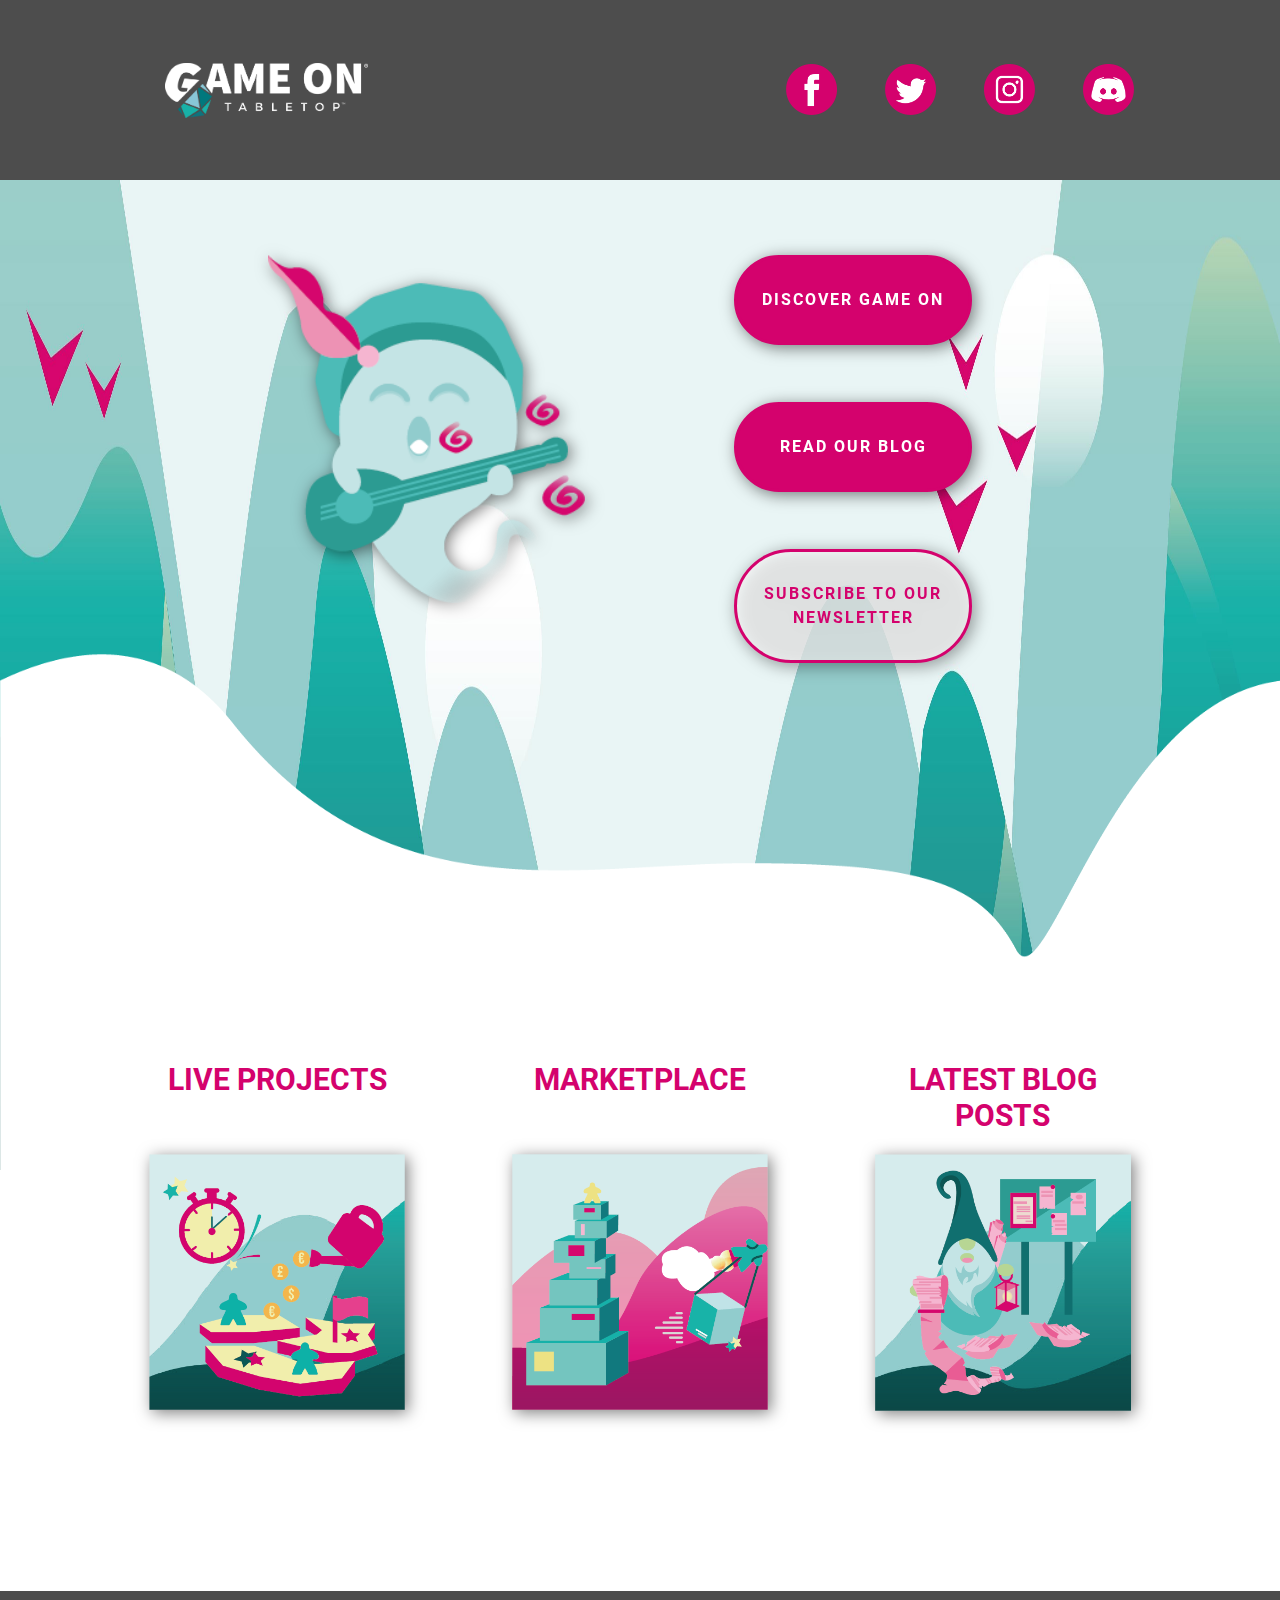
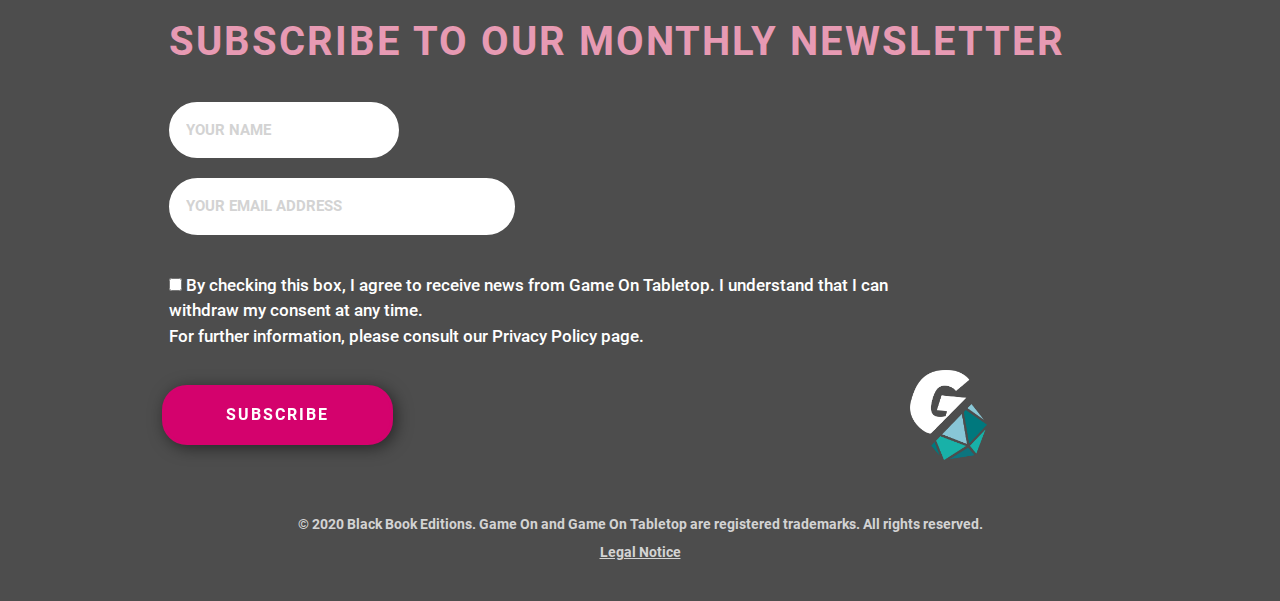
<file: Game On - Discover/www/index.html>
<!DOCTYPE html>
<html lang="fr">
<head>
	<meta charset="UTF-8">
	<title>Game On - Discover</title>
	<meta name="viewport" content="width=device-width, initial-scale=1, user-scalable=yes">
	<link rel="stylesheet" href="./lib/bootstrap-4.3.1/css/bootstrap.css">
	<link href="./css/style.css" rel="stylesheet">
</head>
<body>

	<header>
		<div class="container-fluid">
			<div class="row">
			<div class="col-md-1"></div>

			<div class="col-12 col-md-3">
				<!-- <img id="logo-header" class="center" width="80%" src="./ressources/logo long blanc.png"> -->
				<div id="logo-header"></div>
			</div>	
			

			<div id="header-rs" class="container-flex col-12 col-md-4 offset-md-3">
				<a href="https://www.facebook.com/GameOnTT/"><div id="facebook"></div></a>
				<a href="https://twitter.com/gameontabletop"><div id="twitter"></div></a>
				<a href="https://www.instagram.com/gameontabletop/"><div id="instagram"></div></a>
				<a href="https://discord.gg/YH9HrQp"><div id="discord"></div></a>
			</div>
			<div class="col-md-1"></div>
			</div>
	</header>


	<section id="section1">
		<br>
		<div class="container-fluid">
			<div class="row">
				<div class="col-md-2"></div>
				<div class="col-12 col-md-4">
					<img id="bard" class="center" width="50%" src="./ressources/Enchanted Bard.png">
				</div>
			<br>
			<div id="section1-buttons" class="col-12 col-md-4">
				<button onclick="window.location.href = 'https://www.gameontabletop.com/';" class="redbutton center">Discover Game On</button>
			<br>
				<button onclick="window.location.href = 'https://tabletopcrowdfunding.wordpress.com/';" class="redbutton center">Read our blog</button>
			<br>
				<a id="button-newsletter" href="#footer"><button id="newsletter" class="whitebutton center">Subscribe to our Newsletter</button></a>
			</div>
			<div class="col-md-2"></div>
		</div>
	</section>


	<section id="section2">
		<div class="container-fluid">
			<div id="s2-row" class="row">
				<div class="col-12 col-md-4">
					<div id="img1">
					<h1 id="first-txt" class="text-center">live projects</h1>
					<br>
					<a href="https://www.gameontabletop.com/crowdfunding.php">
					<img class="center" width="50%" src="./ressources/projects.png">
					</a>
				</div>
				</div>

				<div class="col-12 col-md-4">
					<h1 class="text-center">marketplace</h1>
					<br>
					<img class="center" width="50%" src="./ressources/marketplace.png">
				</div>

				<div class="col-12 col-md-4">
					<div id="img3">
					<h1 class="text-center">latest blog posts</h1>
					<br>
					<a href="https://tabletopcrowdfunding.wordpress.com/home/blog-2/"><img class="center" width="50%" src="./ressources/blog.png"></a>
					</div>
				</div>
			</div>
		</div>

	</section>



	<footer id="footer">
		<div class="container-fluid">
		 <h1><p id="h1p1" >Subscribe to</p> our monthly newsletter</h1>
		


		<div id="mc_embed_signup">
			<form action="https://gameontabletop.us8.list-manage.com/subscribe/post?u=47149714fb3242bbcdd5cf4db&id=930d527573" method="post" id="mc-embedded-subscribe-form" name="mc-embedded-subscribe-form" class="validate" target="_blank" novalidate>
			<div id="mc_embed_signup_scroll">

	
			
			<div class="mc-field-group">
			<input id="input1"type="text" placeholder="YOUR NAME" value="" name="FNAME" class="" id="mce-FNAME">
			</div>

			<div class="mc-field-group">
			<input id="input2" type="email" placeholder="YOUR EMAIL ADDRESS" value="" name="EMAIL" class="required email" id="mce-EMAIL">
			</div>

			<div id="mce-responses" class="clear">
			<div class="response" id="mce-error-response" style="display:none"></div>
			<div class="response" id="mce-success-response" style="display:none"></div>
			</div> <!-- real people should not fill this in and expect good things - do not remove this or risk form bot signups-->
			<div style="position: absolute; left: -5000px;" aria-hidden="true"><input type="text" name="b_47149714fb3242bbcdd5cf4db_930d527573" tabindex="-1" value=""></div>
			<label>
		      <input type="checkbox" name="subscribe"> By checking this box, I agree to receive news from Game On Tabletop. I understand that I can withdraw my consent at any time.<br> For further information, please consult our Privacy Policy page.
		    </label>
			<div class="clear">
				<button id="redbuttonform" type="submit" name="subscirbe" >subscribe</button>
				<img id="logo-fin" width="20%" src="./ressources/g blanc.png">

			</div>
			
			</form>
		</div>

<!--End mc_embed_signup-->
		 <!-- <form action="action.php" method="post">
		 	
		 
		    <input id="input1" type="text" placeholder="YOUR NAME" name="name" required>
		    <input id="input2" type="email" placeholder="YOUR EMAIL ADDRESS" name="mail" required>
		    
		    <label>
		      <input type="checkbox" name="subscribe"> By checking this box, I agree to receive news from Game On Tabletop. I understand that I can withdraw my consent at any time.<br> For further information, please consult our Privacy Policy page.
		    </label>
		 
		 
		 
		    <button id="redbuttonform" type="submit" name="subscirbe" >subscribe</button>
		 
		    <img id="logo-fin" width="20%" src="./ressources/g blanc.png">
		  
		 		</form> -->
		<p id="copyright">© 2020 Black Book Editions. Game On and Game On Tabletop are registered trademarks. All rights reserved.</p>
		<p id="cgu"><a href="https://www.gameontabletop.com/about/cgu.html" target="_blank"> Legal Notice</a></p>

	</div>
	</footer>

	<script src="./lib/jquery/jquery-3.4.1.js"></script>
	<script src="./lib/bootstrap-4.3.1/js/bootstrap.bundle.js"></script>	
	<script src="./lib/jquery.waypoints/jquery.waypoints.js"></script>  
	<script src="./js/scrolltoanimation.js"></script>

</body>
</html>
</file>
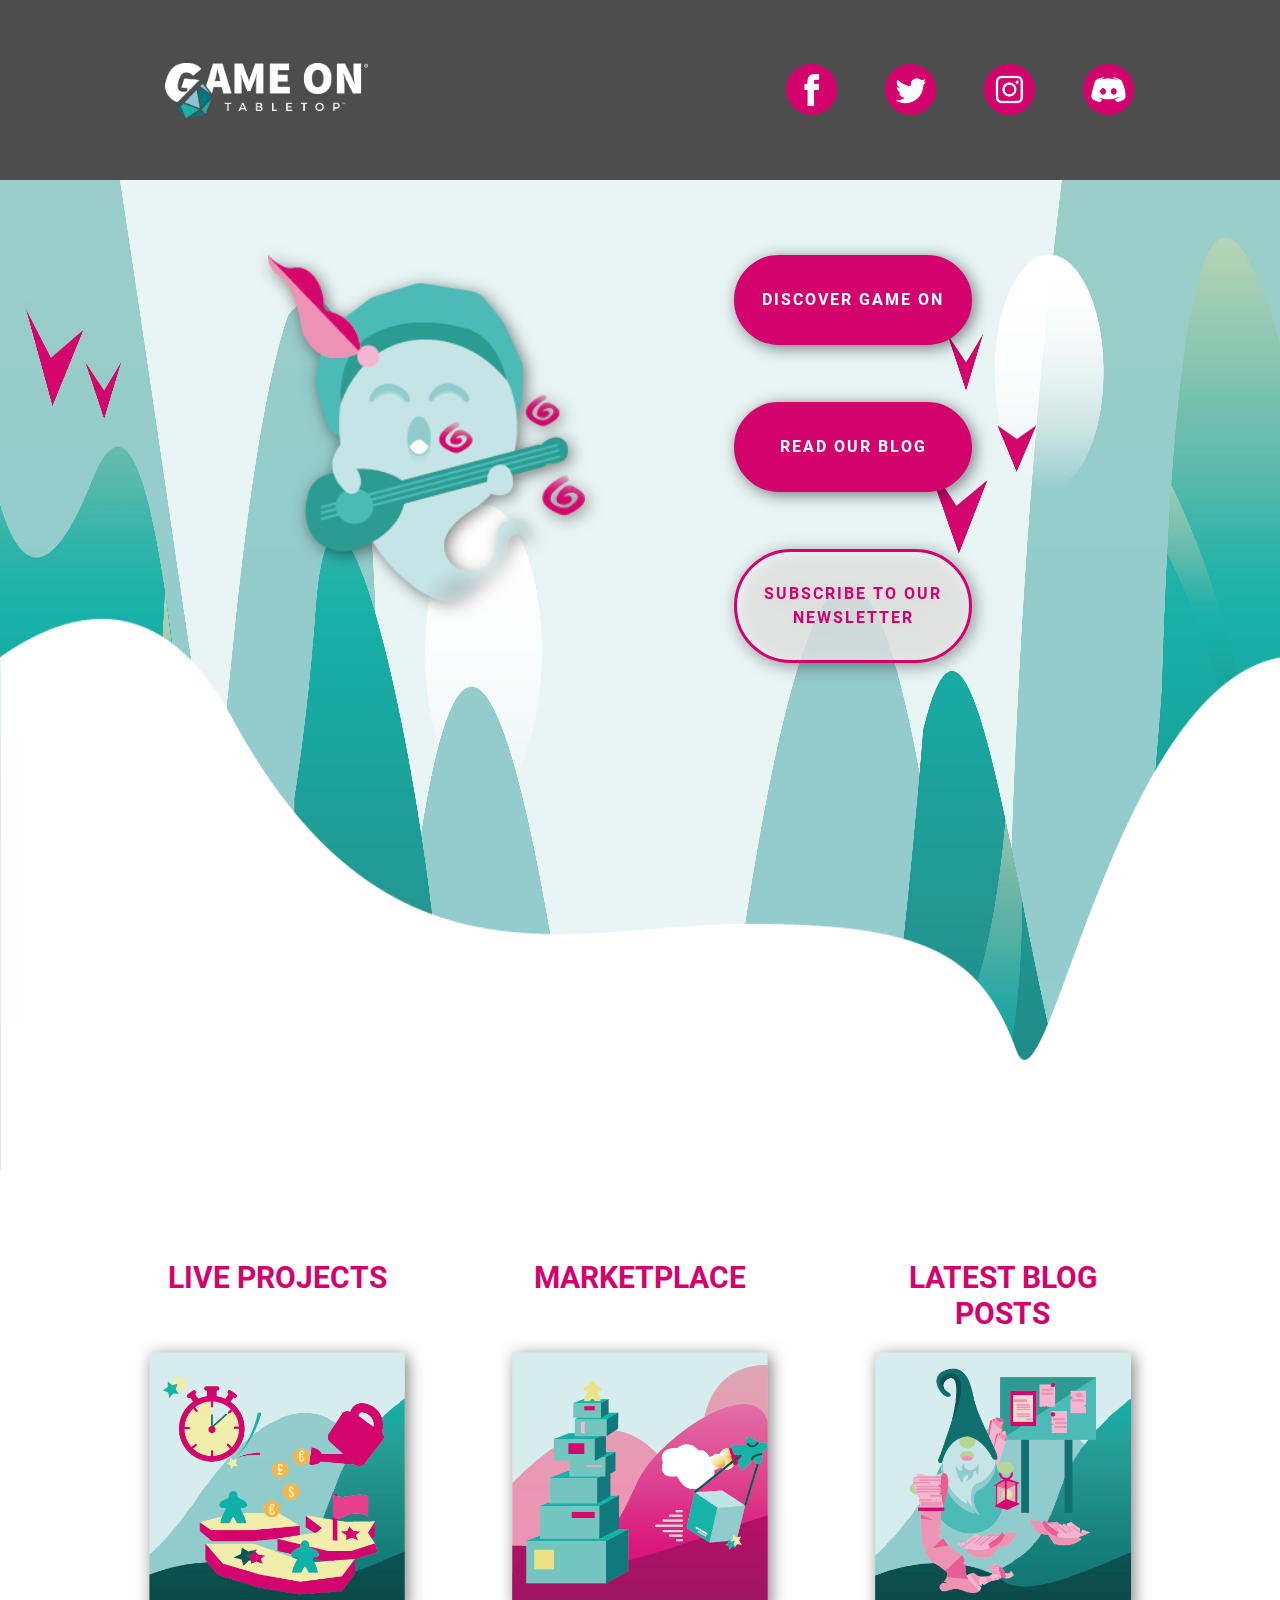
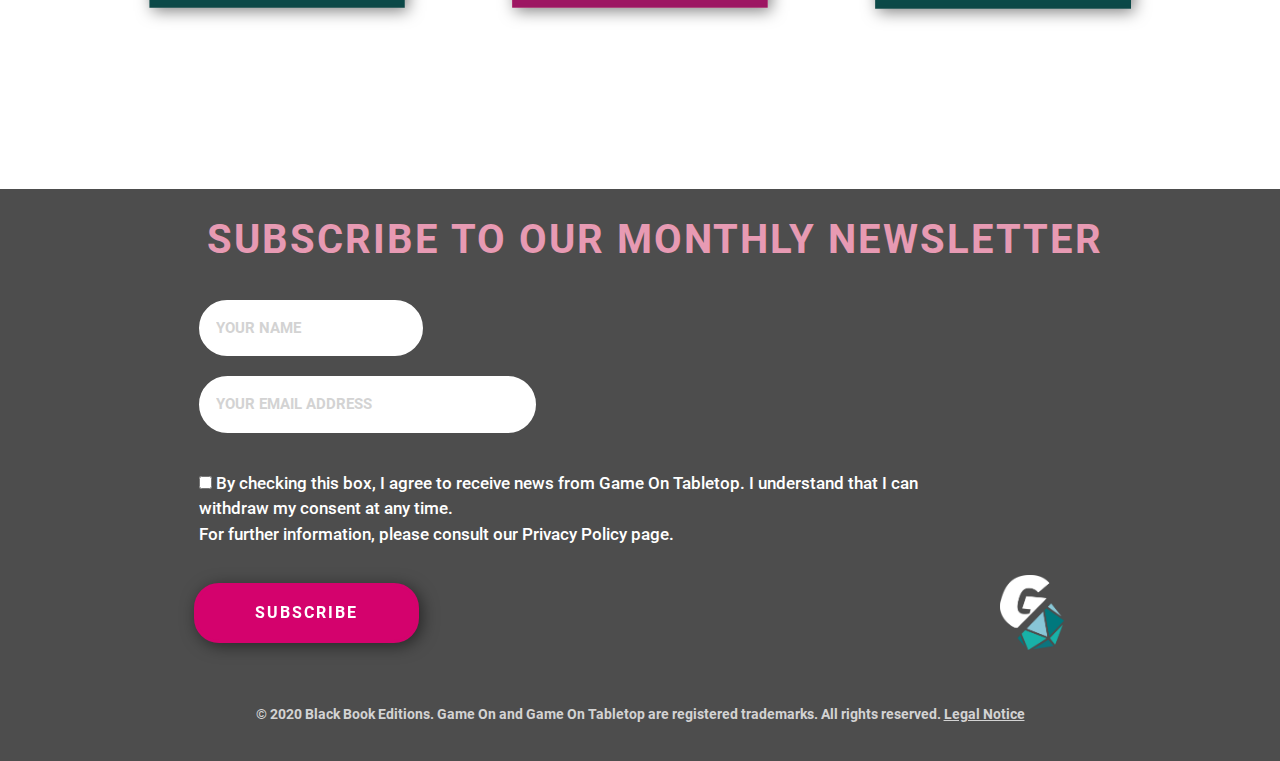
<file: GameOn-Discover/www/index.html>
<!DOCTYPE html>
<html lang="fr">
<head>
	<meta charset="UTF-8">
	<title>Game On - Discover</title>
	<meta name="viewport" content="width=device-width, initial-scale=1, user-scalable=yes">
	<link rel="stylesheet" href="./lib/bootstrap-4.3.1/css/bootstrap.css">
	<link href="./css/style.css" rel="stylesheet">
	<link href="https://fonts.googleapis.com/css2?family=Roboto:wght@900&display=swap" rel="stylesheet">
</head>
<body>

	<header>
		<div class="container-fluid">
			<div class="row">
			<div class="col-md-1"></div>

			<div class="col-12 col-md-3">
				<!-- <img id="logo-header" class="center" width="80%" src="./ressources/logo long blanc.png"> -->
				<div id="logo-header"></div>
			</div>	
			

			<div id="header-rs" class="container-flex col-12 col-md-4 offset-md-3">
				<a href="https://www.facebook.com/GameOnTT/"><div id="facebook"></div></a>
				<a href="https://twitter.com/gameontabletop"><div id="twitter"></div></a>
				<a href="https://www.instagram.com/gameontabletop/"><div id="instagram"></div></a>
				<a href="https://discord.gg/YH9HrQp"><div id="discord"></div></a>
			</div>
			<div class="col-md-1"></div>
			</div>
	</header>


	<section id="section1">
		<br>
		<div class="container-fluid">
			<div class="row">
				<div class="col-md-2"></div>
				<div class="col-12 col-md-4">
					<img id="bard" class="center" width="50%" src="./ressources/Enchanted Bard.png">
				</div>
			<br>
			<div id="section1-buttons" class="col-12 col-md-4">
				<button onclick="window.location.href = 'https://www.gameontabletop.com/';" class="redbutton center">Discover Game On</button>
			<br>
				<button onclick="window.location.href = 'https://tabletopcrowdfunding.wordpress.com/';" class="redbutton center">Read our blog</button>
			<br>
				<a id="button-newsletter" href="#footer"><button id="newsletter" class="whitebutton center">Subscribe to our Newsletter</button></a>
			</div>
			<div class="col-md-2"></div>
		</div>
	</section>


	<section id="section2">
		<div class="container-fluid">
			<div id="s2-row" class="row">
				<div class="col-12 col-md-4">
					<div id="img1">
					<h1 id="first-txt" class="text-center">live projects</h1>
					<br>
					<a href="https://www.gameontabletop.com/crowdfunding.php">
					<img class="center" width="50%" src="./ressources/projects.png">
					</a>
				</div>
				</div>

				<div class="col-12 col-md-4">
					<h1 class="text-center">marketplace</h1>
					<br>
					<a href="https://www.gameontabletop.com/mp.html">
					<img class="center" width="50%" src="./ressources/marketplace.png">
					</a>
				</div>

				<div class="col-12 col-md-4">
					<div id="img3">
					<h1 class="text-center">latest blog posts</h1>
					<br>
					<a href="https://tabletopcrowdfunding.wordpress.com/home/blog-2/"><img class="center" width="50%" src="./ressources/blog.png"></a>
					</div>
				</div>
			</div>
		</div>
		
	</section>



	<footer id="footer">
		<div class="container-fluid">
		 <h1><p id="h1p1" >Subscribe to</p> our monthly newsletter</h1>
		


		<div id="mc_embed_signup">
			<form action="https://gameontabletop.us8.list-manage.com/subscribe/post?u=47149714fb3242bbcdd5cf4db&id=930d527573" method="post" id="mc-embedded-subscribe-form" name="mc-embedded-subscribe-form" class="validate" target="_blank" novalidate>
			<div id="mc_embed_signup_scroll">

	
			
			<div class="mc-field-group">
			<input id="input1"type="text" placeholder="YOUR NAME" value="" name="FNAME" class="" id="mce-FNAME">
			</div>

			<div class="mc-field-group">
			<input id="input2" type="email" placeholder="YOUR EMAIL ADDRESS" value="" name="EMAIL" class="required email" id="mce-EMAIL">
			</div>

			<div id="mce-responses" class="clear">
			<div class="response" id="mce-error-response" style="display:none"></div>
			<div class="response" id="mce-success-response" style="display:none"></div>
			</div> <!-- real people should not fill this in and expect good things - do not remove this or risk form bot signups-->
			<div style="position: absolute; left: -5000px;" aria-hidden="true"><input type="text" name="b_47149714fb3242bbcdd5cf4db_930d527573" tabindex="-1" value=""></div>
			<label>
		      <input type="checkbox" name="subscribe"> By checking this box, I agree to receive news from Game On Tabletop. I understand that I can withdraw my consent at any time.<br> For further information, please consult our Privacy Policy page.
		    </label>
			<div class="clear">
				<button id="redbuttonform" type="submit" name="subscirbe" >subscribe</button>
				<img id="logo-fin" width="20%" src="./ressources/g blanc.png">

			</div>
			
			</form>
		</div>

<!--End mc_embed_signup-->
		 <!-- <form action="action.php" method="post">
		 	
		 
		    <input id="input1" type="text" placeholder="YOUR NAME" name="name" required>
		    <input id="input2" type="email" placeholder="YOUR EMAIL ADDRESS" name="mail" required>
		    
		    <label>
		      <input type="checkbox" name="subscribe"> By checking this box, I agree to receive news from Game On Tabletop. I understand that I can withdraw my consent at any time.<br> For further information, please consult our Privacy Policy page.
		    </label>
		 
		 
		 
		    <button id="redbuttonform" type="submit" name="subscirbe" >subscribe</button>
		 
		    <img id="logo-fin" width="20%" src="./ressources/g blanc.png">
		  
		 		</form> -->
		<p id="copyright">© 2020 Black Book Editions. Game On and Game On Tabletop are registered trademarks. All rights reserved.
		<a id="cgu" href="https://www.gameontabletop.com/about/cgu.html" target="_blank"> Legal Notice</a></p>

	</div>
	</footer>

	<script src="./lib/jquery/jquery-3.4.1.js"></script>
	<script src="./lib/bootstrap-4.3.1/js/bootstrap.bundle.js"></script>	
	<script src="./lib/jquery.waypoints/jquery.waypoints.js"></script>  
	<script src="./js/scrolltoanimation.js"></script>

</body>
</html>
</file>
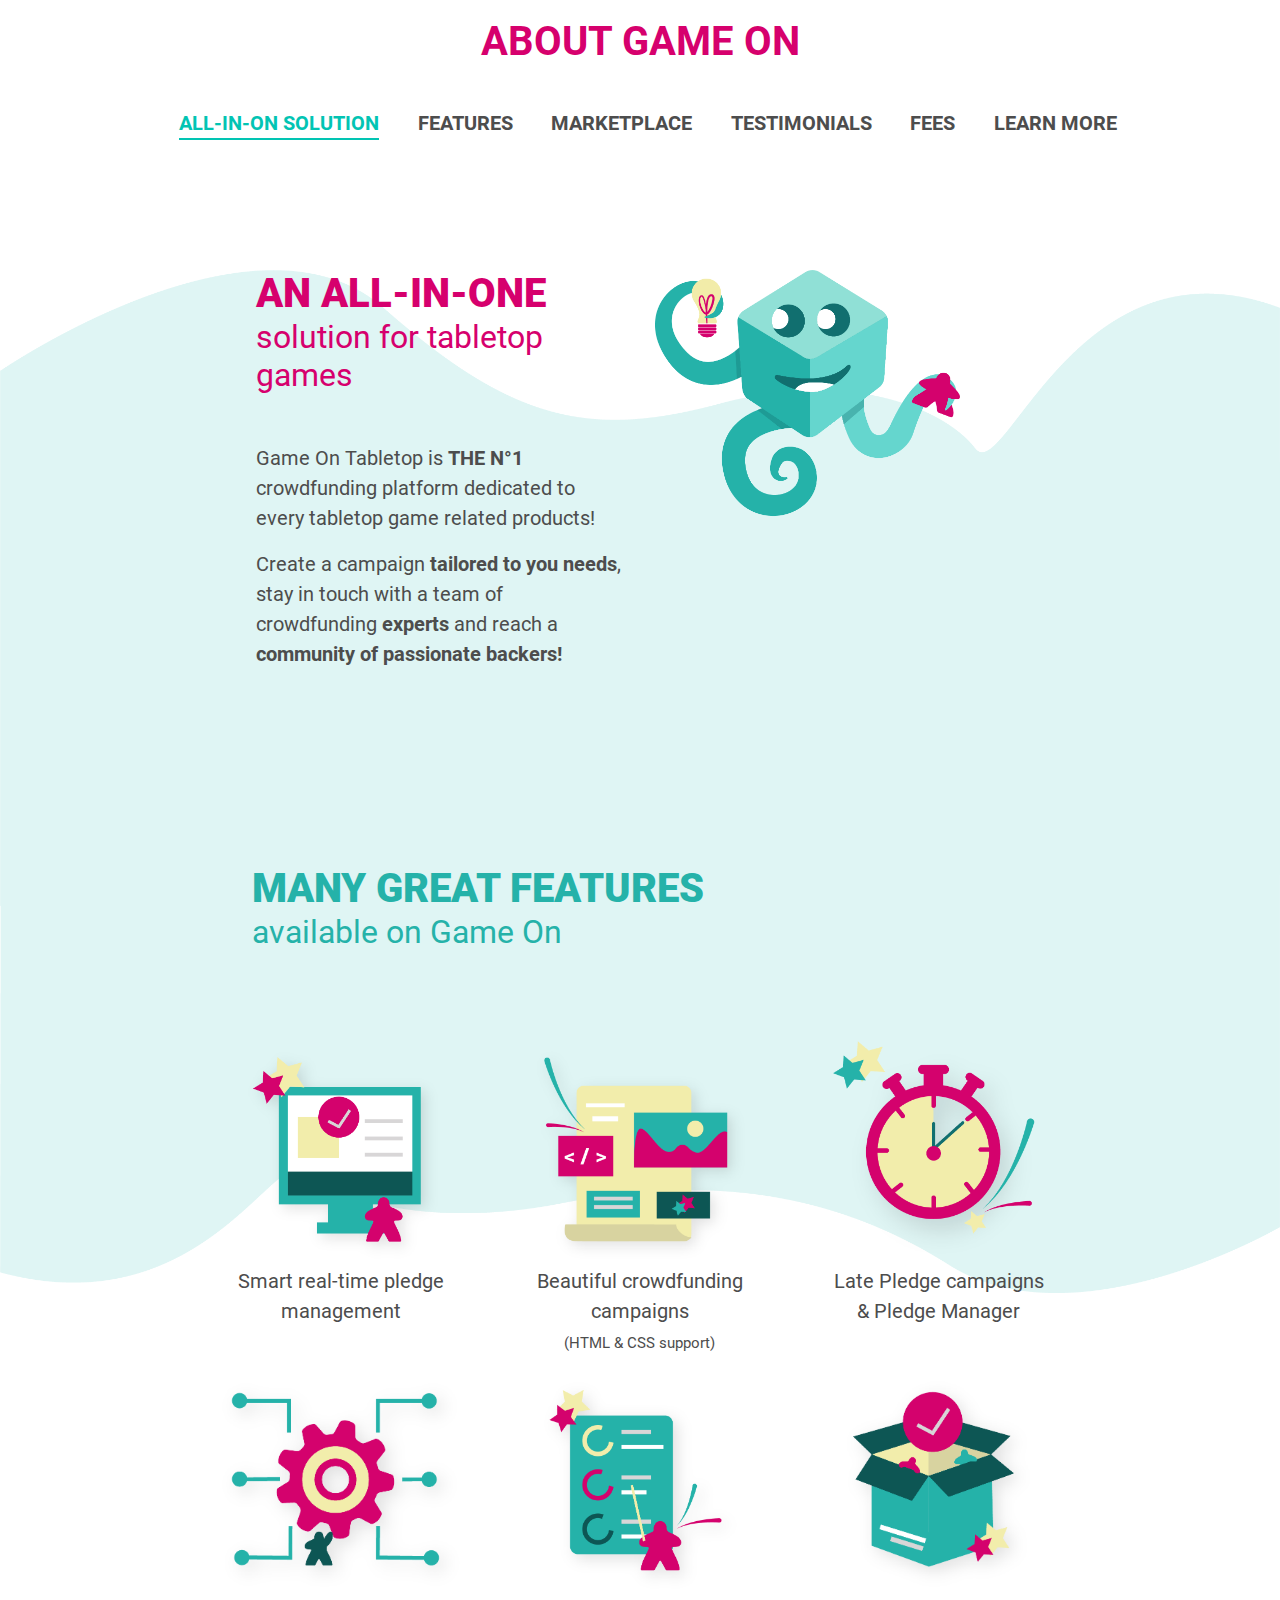
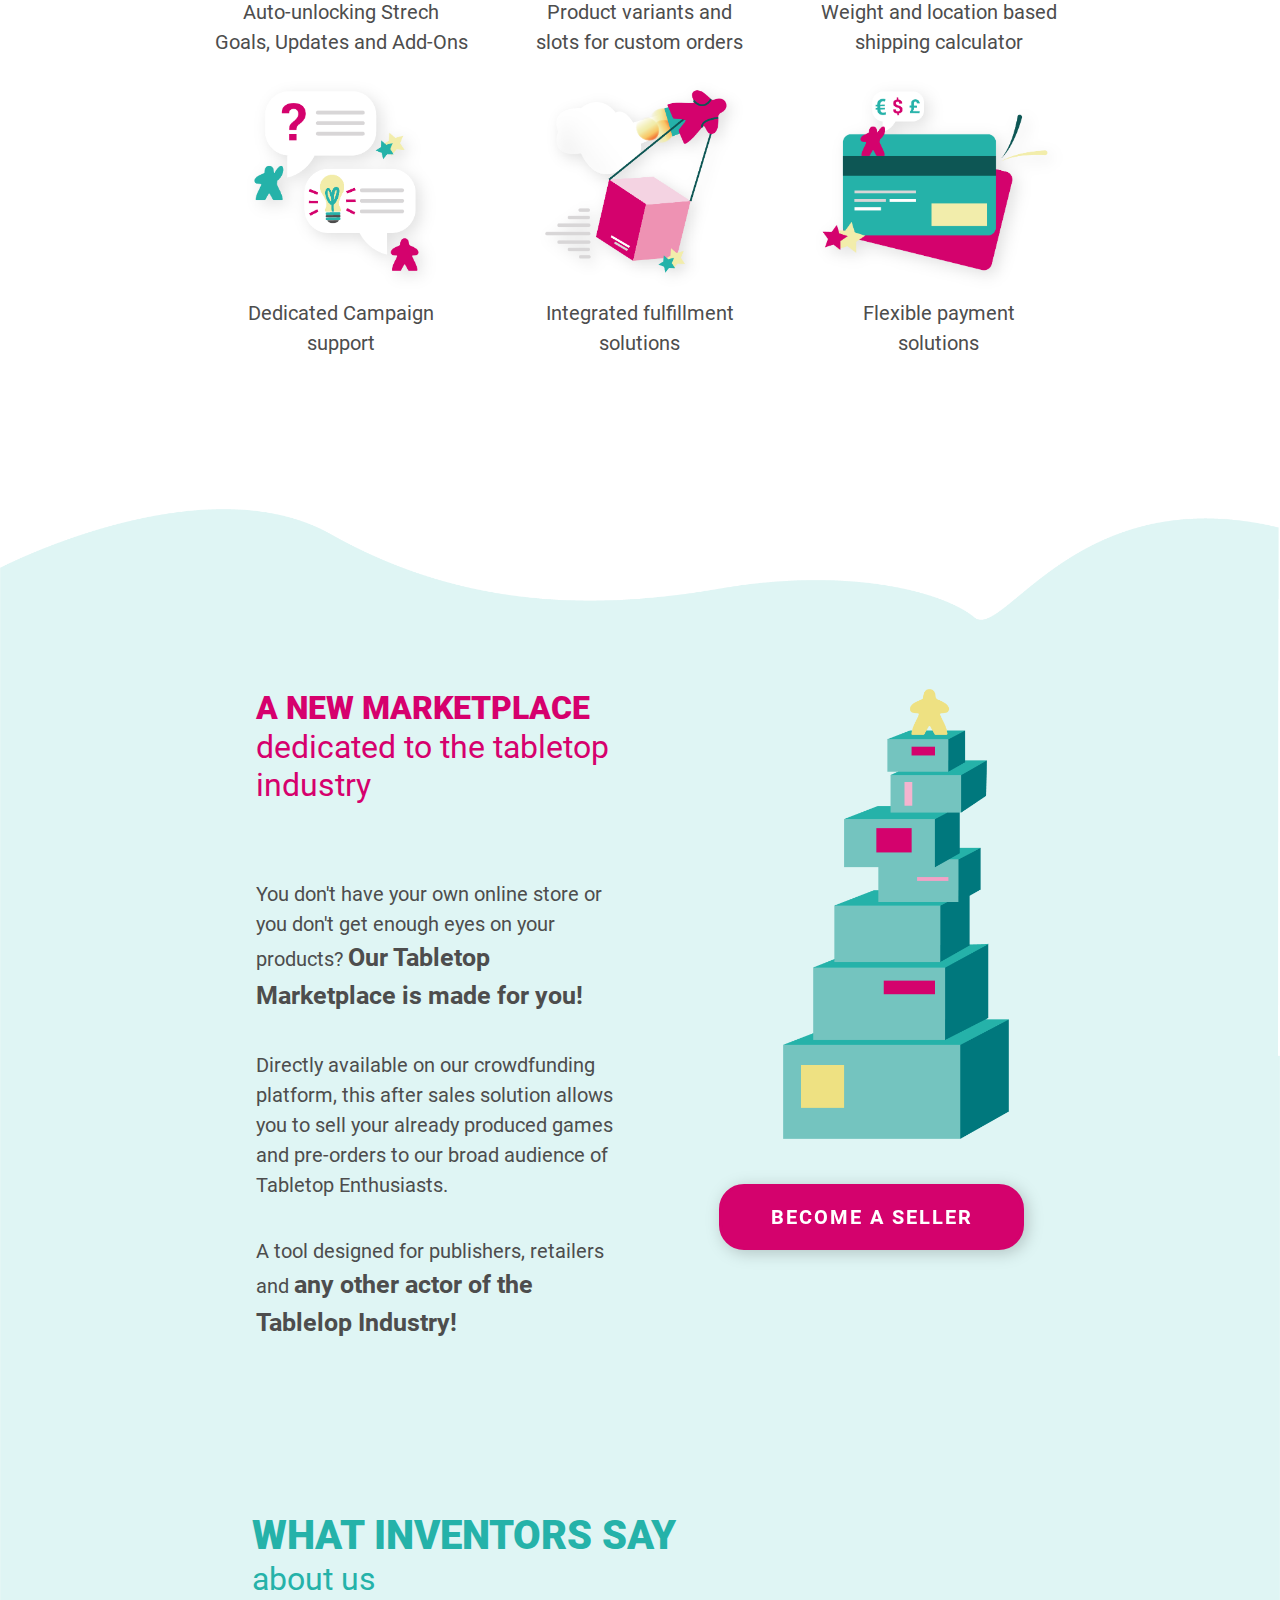
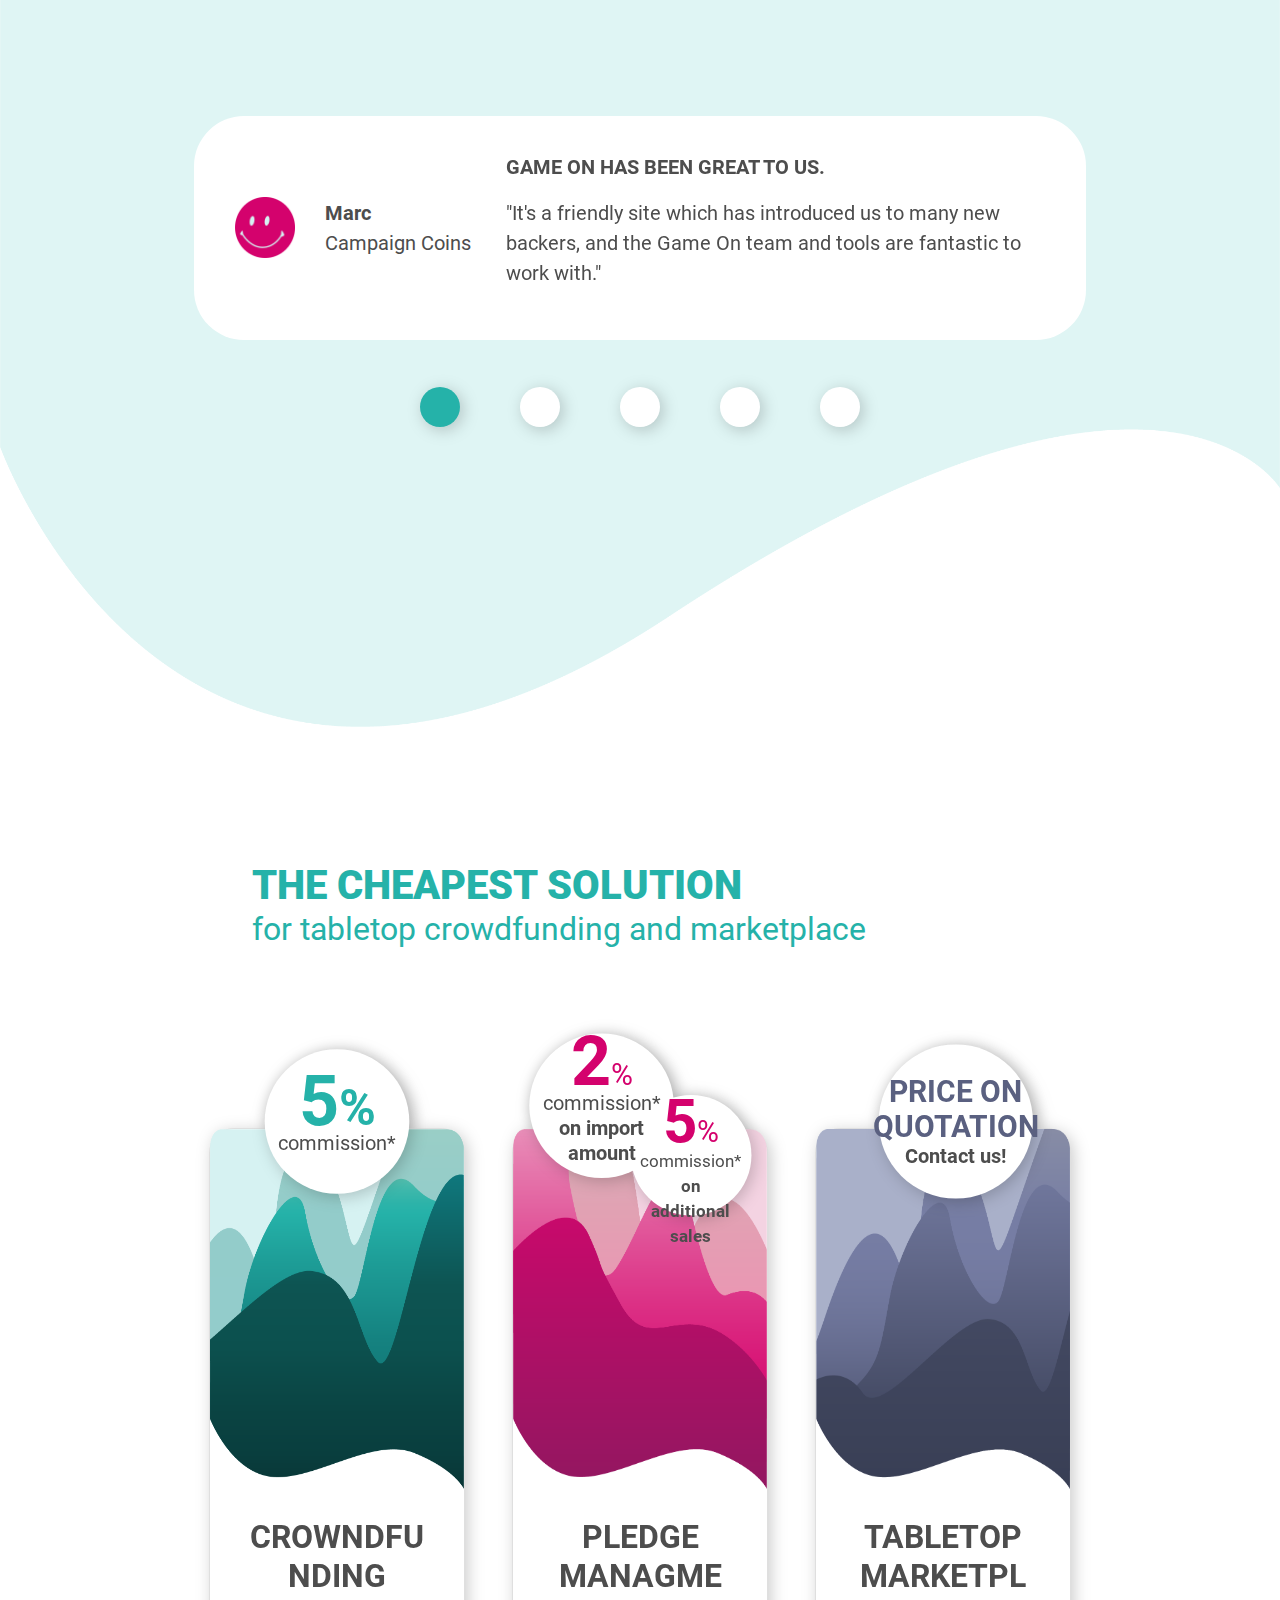
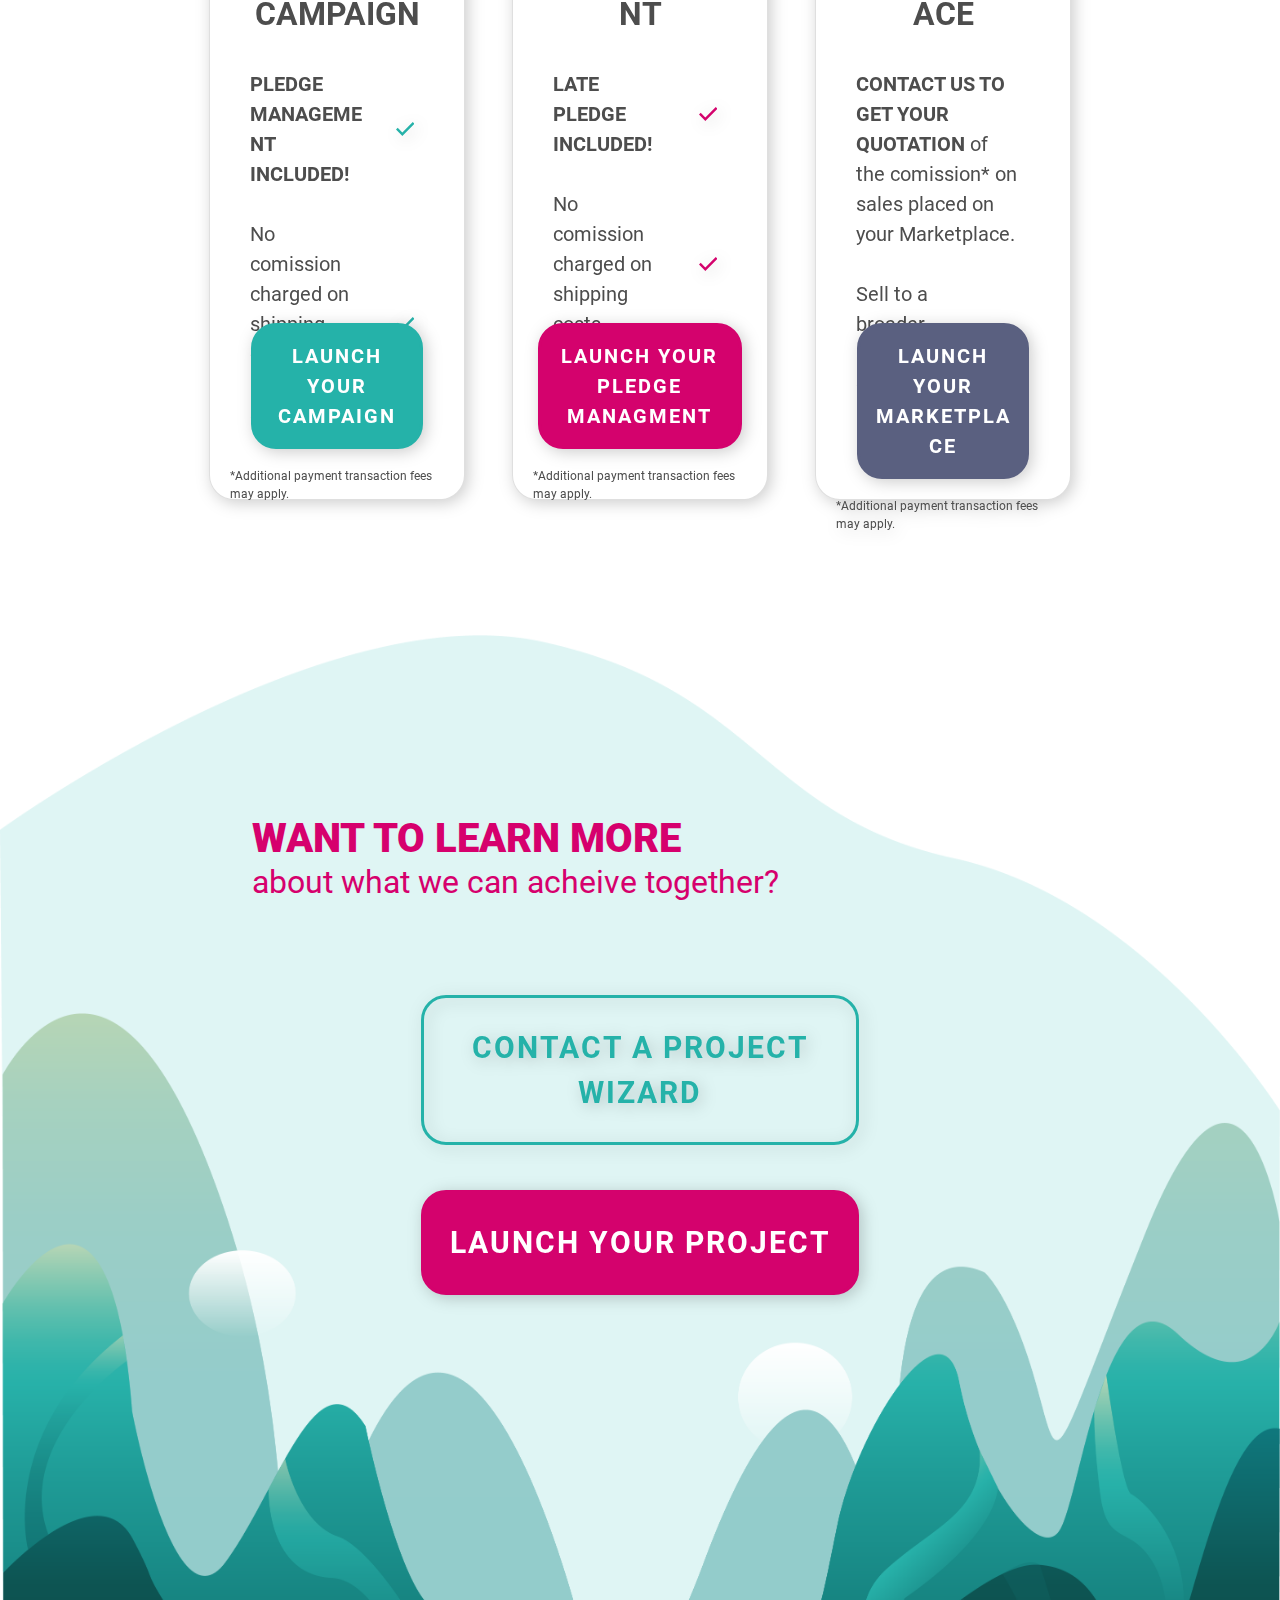
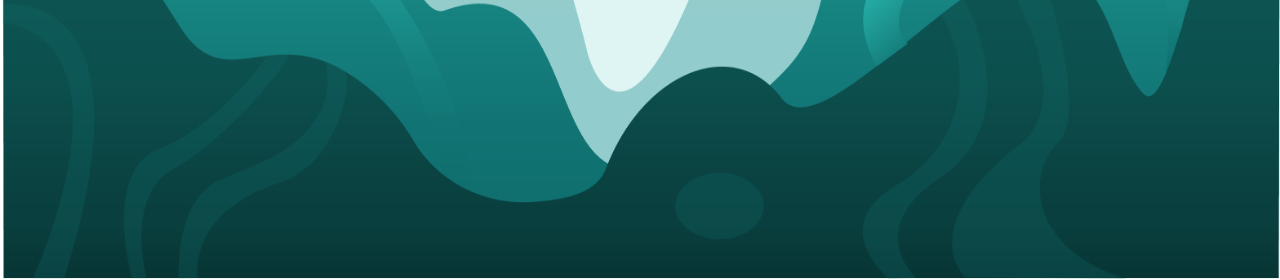
<file: GameOn-NewPage/www/index.html>
<!DOCTYPE html>
<html lang="fr">
<head>
	<meta charset="UTF-8">
	<title>Game On - New Page</title>
	<meta name="viewport" content="width=device-width, initial-scale=1, user-scalable=yes">
	<link rel="stylesheet" href="./lib/bootstrap-4.3.1/css/bootstrap.css">
	<link href="./css/style.css" rel="stylesheet">
	<link href="https://fonts.googleapis.com/css2?family=Roboto:wght@900&display=swap" rel="stylesheet">
	<link rel="stylesheet" href="https://cdnjs.cloudflare.com/ajax/libs/font-awesome/4.7.0/css/font-awesome.min.css"> 
</head>
<body data-spy="scroll" data-target="#menu" data-offset="300">

	<header id="main-header" class="fixed-top">
		<h2 class="text-center">ABOUT GAME ON</h2>
		<nav id="menu" class="nav navbar navbar-expand-lg">
			<div class="navbar-brand" href="#"></div>
			<button id="burger" class="navbar-toggler" type="button" data-toggle="collapse" data-target="#navbarToggler" aria-controls="navbarToggler" aria-expanded="false" aria-label="Toggle navigation">
				<span class="line"></span> 
				<span class="line"></span> 
				<span class="line"></span>
			</button>
			<div class="collapse navbar-collapse justify-content-around" id="navbarToggler">
				<a id="nav1" class="nav-link active" href="#all-in-on">ALL-IN-ON SOLUTION</a>
				<a id="nav2" class="nav-link" href="#features">FEATURES</a>
				<a id="nav3" class="nav-link" href="#marketplace">MARKETPLACE</a>
				<a id="nav4" class="nav-link" href="#testimonials">TESTIMONIALS</a>
				<a id="nav5" class="nav-link" href="#fees">FEES</a>
				<a id="nav6" class="nav-link" href="#learn_more">LEARN MORE</a>
			</div>
		</nav>
	</header>

	

	<div id="bg-1">
		<div class="container-fluid">

			<section id="all-in-on">
				<div class="row">
					<div class="col-12 col-md-6 div-left">
						<h2 class="mb-5"><span class="black">AN ALL-IN-ONE</span><br> solution for tabletop games</h2>
						<p>Game On Tabletop is <span style="font-size: 20px;" class="bold">THE N°1</span> crowdfunding platform dedicated to every tabletop game related products!</p>
						<p>Create a campaign <span class="bold">tailored to you needs</span>, stay in touch with a team of crowdfunding <span class="bold">experts</span> and reach a <span class="bold">community of passionate backers!</span></p>
					</div>
					<div id="octopus" class="col-12 col-md-6">
						<img src="ressources/octopus.png">
					</div>

				</div>
			</section>


			<section id="features">		

				<div class="row">
					<div class="col-12"><h2><span class="black">MANY GREAT FEATURES</span><br> available on Game On</h2></div>
				</div>


				<div id="images-features">
					<div class="row">
						<div class="col-12 col-md-4">
							<img class="center" src="ressources/computer.png" width="60%">
							<p class="text-center">Smart real-time pledge<br> management</p>

						</div>
						<div class="col-12 col-md-4">
							<img class="center" src="ressources/page.png" width="60%">
							<p class="text-center">Beautiful crowdfunding<br> campaigns <span style="font-size: 15px;"><br>(HTML & CSS support)</span></p>
						</div>
						<div class="col-12 col-md-4">
							<img class="center" src="ressources/clock.png" width="60%">
							<p class="text-center">Late Pledge campaigns<br> & Pledge Manager</p>
						</div>
					</div>

					<div class="row">
						<div class="col-12 col-md-4">
							<img class="center" src="ressources/gear.png" width="60%">
							<p class="text-center">Auto-unlocking Strech<br> Goals, Updates and Add-Ons</p>
						</div>
						<div class="col-12 col-md-4">
							<img class="center" src="ressources/checklist.png" width="60%">
							<p class="text-center">Product variants and<br> slots for custom orders</p>
						</div>
						<div class="col-12 col-md-4">
							<img class="center" src="ressources/box.png" width="60%">
							<p class="text-center">Weight and location based<br> shipping calculator</p>
						</div>
					</div>

					<div class="row">
						<div class="col-12 col-md-4">
							<img class="center" src="ressources/message.png" width="60%">
							<p class="text-center">Dedicated Campaign<br> support</p>
						</div>
						<div class="col-12 col-md-4">
							<img class="center" src="ressources/transport.png" width="60%">
							<p class="text-center">Integrated fulfillment<br> solutions</p>
						</div>
						<div class="col-12 col-md-4">
							<img class="center" src="ressources/card.png" width="60%">
							<p class="text-center">Flexible payment<br> solutions</p>
						</div>
					</div>
				</div>

			</section>

		</div>
	</div>

	<div id="bg-2">
		<div class="container-fluid">


			<section id="marketplace">
				<div class="row">
					<div class="col-12 col-md-6 div-left">
						<h2 class="mb-5"><span class="black">A NEW MARKETPLACE</span><br> dedicated to the tabletop industry</h2>

						<p>You don't have your own online store or you don't get enough eyes on your products? <span class="bold bigger">Our Tabletop Marketplace is made for you!</span></p>
						<p>Directly available on our crowdfunding platform, this after sales solution allows you to sell your already produced games and pre-orders to our broad audience of Tabletop Enthusiasts.</p>
						<p>A tool designed for publishers, retailers and <span class="bold bigger">any other actor of the Tablelop Industry!</span></p>

					</div>
					<div class="col-12 col-md-6">
						<div class="row">
							<div class="col-12 div-center">
								<img src="ressources/games.png">
							</div>
							<div class="col-12 div-center">
								<a href=""><button id="seller-button" class="redbutton">BECOME A SELLER</button></a>
							</div>
						</div>

					</div>

				</div>
			</section>


			<section id="testimonials">		

				<div class="row">
					<div class="col-12">
						<h2><span class="black">WHAT INVENTORS SAY</span><br> about us</h2>
					</div>
				</div>


				<!-- d-black w-100 -->


				<div id="carousel" class="carousel slide" data-ride="carousel">
					

					<div class="text-center carousel-indicators">

						<svg data-target="#carousel" data-slide-to="0" class="active" height="100" width="100">
							<circle cx="50" cy="50" r="20" stroke="black" stroke-width="0" fill="white" />
						</svg>

						<svg data-target="#carousel" data-slide-to="1" height="100" width="100">
							<circle cx="50" cy="50" r="20" stroke="black" stroke-width="0" fill="white" />
						</svg>


						<svg data-target="#carousel" data-slide-to="2" height="100" width="100">
							<circle cx="50" cy="50" r="20" stroke="black" stroke-width="0" fill="white" />
						</svg>


						<svg data-target="#carousel" data-slide-to="3" height="100" width="100">
							<circle cx="50" cy="50" r="20" stroke="black" stroke-width="0" fill="white" />
						</svg>


						<svg data-target="#carousel" data-slide-to="4" height="100" width="100">
							<circle cx="50" cy="50" r="20" stroke="black" stroke-width="0" fill="white" />
						</svg>


					</div>

					<div class="carousel-inner">

						<div class="carousel-item active">
							<div class="row justify-content-center carousel-bg">

								<div class="col-12 col-md-4 v-align">
									<div class="row left-carou">
										<div class="col-4 text-center v-align">
											<img src="ressources/happy.png">
										</div>
										<p class="col-8 v-align"><span class="bold">Marc </span><br>Campaign Coins</p>
									</div>
									
								</div>
								<div class="col-12 col-md-8 right-carou">
									<p class="bold">GAME ON HAS BEEN GREAT TO US.</p>
									<p>"It's a friendly site which has introduced us to many new backers, and the Game On team and tools are fantastic to work with."</p>
								</div>
							</div>
						</div>


						<div class="carousel-item">
							<div class="row justify-content-center carousel-bg">

								<div class="col-12 col-md-4 v-align">
									<div class="row left-carou">
										<div class="col-4 text-center v-align">
											<img src="ressources/happy.png">
										</div>
										<p class="col-8 v-align"><span class="bold">Marc </span><br>Campaign Coins</p>
									</div>
									
								</div>
								<div class="col-12 col-md-8 right-carou">
									<p class="bold">GAME ON HAS BEEN GREAT TO US.</p>
									<p>"It's a friendly site which has introduced us to many new backers, and the Game On team and tools are fantastic to work with."</p>
								</div>
							</div>
						</div>

						<div class="carousel-item">
							<div class="row justify-content-center carousel-bg">

								<div class="col-12 col-md-4 v-align">
									<div class="row left-carou">
										<div class="col-4 text-center v-align">
											<img src="ressources/happy.png">
										</div>
										<p class="col-8 v-align"><span class="bold">Marc </span><br>Campaign Coins</p>
									</div>
									
								</div>
								<div class="col-12 col-md-8 right-carou">
									<p class="bold">GAME ON HAS BEEN GREAT TO US.</p>
									<p>"It's a friendly site which has introduced us to many new backers, and the Game On team and tools are fantastic to work with."</p>
								</div>
							</div>
						</div>

						<div class="carousel-item">
							<div class="row justify-content-center carousel-bg">

								<div class="col-12 col-md-4 v-align">
									<div class="row left-carou">
										<div class="col-4 text-center v-align">
											<img src="ressources/happy.png">
										</div>
										<p class="col-8 v-align"><span class="bold">Marc </span><br>Campaign Coins</p>
									</div>
									
								</div>
								<div class="col-12 col-md-8 right-carou">
									<p class="bold">GAME ON HAS BEEN GREAT TO US.</p>
									<p>"It's a friendly site which has introduced us to many new backers, and the Game On team and tools are fantastic to work with."</p>
								</div>
							</div>
						</div>

						<div class="carousel-item">
							<div class="row justify-content-center carousel-bg">

								<div class="col-12 col-md-4 v-align">
									<div class="row left-carou">
										<div class="col-4 text-center v-align">
											<img src="ressources/happy.png">
										</div>
										<p class="col-8 v-align"><span class="bold">Marc </span><br>Campaign Coins</p>
									</div>
									
								</div>
								<div class="col-12 col-md-8 right-carou">
									<p class="bold">GAME ON HAS BEEN GREAT TO US.</p>
									<p>"It's a friendly site which has introduced us to many new backers, and the Game On team and tools are fantastic to work with."</p>
								</div>
							</div>
						</div>



					</div>

				</div>

			</section>

		</div>
	</div>


	<div class="container-fluid">

		<section id="fees">		

			<div class="row">
				<div class="col-12">
					<h2><span class="black">THE CHEAPEST SOLUTION</span><br> for tabletop crowdfunding and marketplace</h2>
				</div>
			</div>


			<div class="slider">
			<div class="row justify-content-center">
				<div class="col-12 col-md-3">
					<div class="card center">

						<div id="card-top-1" class="card-top">
							<svg>
								<circle cx="50%" cy="50%" r="30%" stroke="black" stroke-width="0" fill="white"/>
							</svg>

							<p><span class="bold 5" style="color:#25B2A9; font-size: 70px;">5</span><span class="bold" style="color:#25B2A9; font-size: 50px;">%</span><br>commission*</p>


						</div>
						<div class="card-body">
							<div class="text-part">
								<h3 class="text-center">CROWNDFUNDING CAMPAIGN</h3>
								<p class="row"><span class="col-9 bold">PLEDGE MANAGEMENT INCLUDED!</span>

									<svg class="col-3 green_tick" height="20" viewBox="0 0 515.556 515.556" width="20"><path d="m0 274.226 176.549 176.886 339.007-338.672-48.67-47.997-290.337 290-128.553-128.552z"/></svg>

								</p>


								<p class="row"><span class="col-9">No comission charged on shipping costs of additional sales!</span>
									<svg class="col-3 green_tick" height="20" viewBox="0 0 515.556 515.556" width="20"><path d="m0 274.226 176.549 176.886 339.007-338.672-48.67-47.997-290.337 290-128.553-128.552z"/></svg>
								</p>

							</div>

							<a href=""><button class="greenbutton center">LAUNCH YOUR CAMPAIGN</button></a>

							<p class="star">*Additional payment transaction fees may apply.</p>
						</div>
					</div>
				</div>


				<div class="col-12 col-md-auto">
					<div class="card center">
						<div id="card-top-2" class="card-top">
							<svg>
								<circle cx="35%" cy="43%" r="30%" stroke="black" stroke-width="0" fill="white" />
								<circle cx="70%" cy="65%" r="25%" stroke="black" stroke-width="0" fill="white" />
							</svg>

							<p id="p1"><span class="bold" style="color:#D4026D; font-size: 70px;">2</span><span style="color:#D4026D; font-size: 30px;">%</span><br>commission*<br><span class="bold">on import<br>amount</span></p>

							<p id="p2"><span class="bold" style="color:#D4026D; font-size: 60px;">5</span><span style="color:#D4026D; font-size: 30px;">%</span> commission* <span class="bold">on additional sales</span></p>

						</div>
						<div class="card-body">
							<div class="text-part">
								<h3 class="text-center">PLEDGE MANAGMENT</h3>
								<p class="row"><span class="col-9 bold">LATE PLEDGE INCLUDED!</span>
									<svg class="col-3 red_tick" height="20" viewBox="0 0 515.556 515.556" width="20"><path d="m0 274.226 176.549 176.886 339.007-338.672-48.67-47.997-290.337 290-128.553-128.552z"/></svg>
								</p>
								<p class="row"><pan class="col-9">No comission charged on shipping costs.</pan>
									<svg class="col-3 red_tick" height="20" viewBox="0 0 515.556 515.556" width="20"><path d="m0 274.226 176.549 176.886 339.007-338.672-48.67-47.997-290.337 290-128.553-128.552z"/></svg></p>
								</div>

								<a href=""><button class="redbutton center" style="width: 95%;">LAUNCH YOUR PLEDGE MANAGMENT</button></a>

								<p class="star">*Additional payment transaction fees may apply.</p>
							</div>
						</div>
					</div>


					<div class="col-12 col-md-3">
						<div class="card center">
							<div id="card-top-3" class="card-top">
								<svg>
									<circle cx="55%" cy="50%" r="32%" stroke="black" stroke-width="0" fill="white" />
								</svg>

								<p><span class="bold" style="color:#5A6080; font-size: 30px; line-height: 35px;">PRICE ON QUOTATION</span><br><span class="bold">Contact us!</span></p>

							</div>
							<div class="card-body">
								<div class="text-part">
									<h3 class="text-center">TABLETOP MARKETPLACE</h3>
									<p class="row"><span class="col-12"><span class="bold">CONTACT US TO GET YOUR QUOTATION</span> of the comission* on sales placed on your Marketplace.</span></p>
									<p class="row"><span class="col-9">Sell to a broader audience of gamers.</span>
										<svg class="col-3 grey_tick" height="20" viewBox="0 0 515.556 515.556" width="20"><path d="m0 274.226 176.549 176.886 339.007-338.672-48.67-47.997-290.337 290-128.553-128.552z"/></svg>
									</p>
								</div>

								<a href=""><button class="greybutton center">LAUNCH YOUR MARKETPLACE</button></a>

								<p class="star">*Additional payment transaction fees may apply.</p>
							</div>
						</div>
					</div>


				</div>

			</section>

		</div>

		<div id="bg-3">
			<div class="container-fluid">


				<section id="learn_more">
					<h2 class="mb-5"><span class="black">WANT TO LEARN MORE</span><br>  about what we can acheive together?</h2>

					<a href=""><button class="greenbutton-outter center">CONTACT A PROJECT WIZARD</button></a>
					<a href=""><button class="redbutton center">LAUNCH YOUR PROJECT</button></a>
				</section>

			</div>
		</div>





		<footer>

		</footer>
		<script src="./lib/jquery/jquery-3.4.1.js"></script>
		<script src="./lib/bootstrap-4.3.1/js/bootstrap.bundle.js"></script>
		<script src="./js/scrolltoanimation.js"></script>
		<script src="./js/active.js"></script>

	</body>
	</html>
</file>
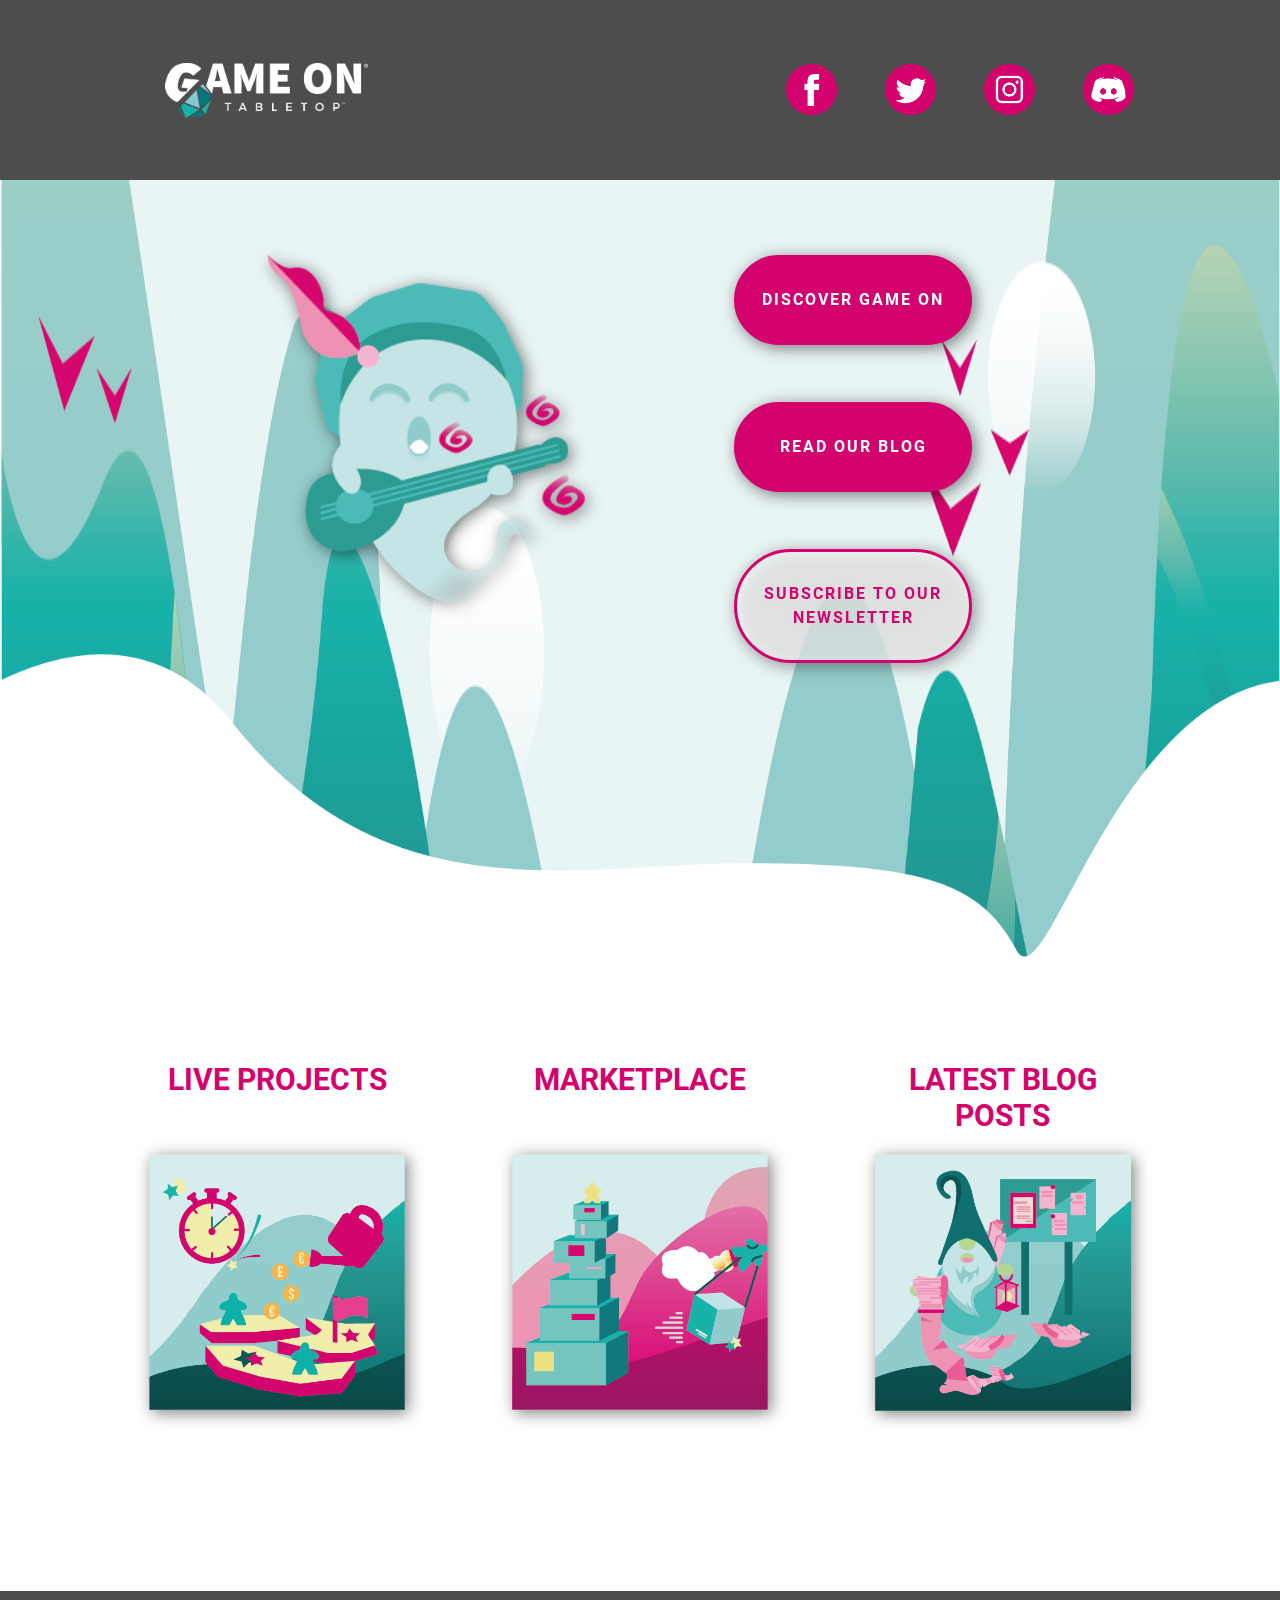
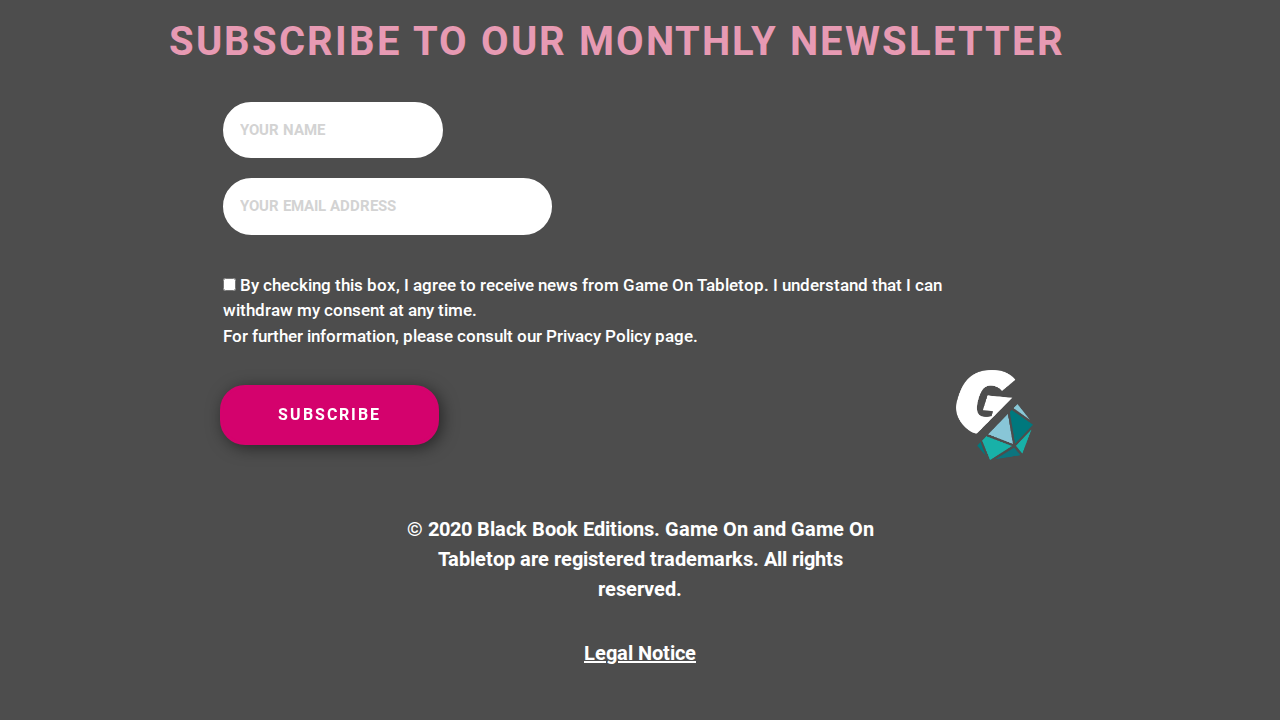
<file: LinkTree/www/index.html>
<!DOCTYPE html>
<html lang="fr">
<head>
	<meta charset="UTF-8">
	<title>LinkTree</title>
	<meta name="viewport" content="width=device-width, initial-scale=1, user-scalable=yes">
	<link rel="stylesheet" href="./lib/bootstrap-4.3.1/css/bootstrap.css">
	<link href="./css/style.css" rel="stylesheet">
</head>
<body>

	<header>
		<div class="container-fluid">
			<div class="row">
			<div class="col-md-1"></div>

			<div class="col-12 col-md-3">
				<!-- <img id="logo-header" class="center" width="80%" src="./ressources/logo long blanc.png"> -->
				<div id="logo-header"></div>
			</div>	
			

			<div id="header-rs" class="container-flex col-12 col-md-4 offset-md-3">
				<a href="https://www.facebook.com/GameOnTT/"><div id="facebook"></div></a>
				<a href="https://twitter.com/gameontabletop"><div id="twitter"></div></a>
				<a href="https://www.instagram.com/gameontabletop/"><div id="instagram"></div></a>
				<a href="https://discord.gg/YH9HrQp"><div id="discord"></div></a>
			</div>
			<div class="col-md-1"></div>
			</div>
	</header>


	<section id="section1">
		<br>
		<div class="container-fluid">
			<div class="row">
				<div class="col-md-2"></div>
				<div class="col-12 col-md-4">
					<img id="bard" class="center" width="50%" src="./ressources/Enchanted Bard.png">
				</div>
			<br>
			<div id="section1-buttons" class="col-12 col-md-4">
				<button onclick="window.location.href = 'https://www.gameontabletop.com/';" class="redbutton center">Discover Game On</button>
			<br>
				<button onclick="window.location.href = 'https://tabletopcrowdfunding.wordpress.com/';" class="redbutton center">Read our blog</button>
			<br>
				<a id="button-newsletter" href="#footer"><button id="newsletter" class="whitebutton center">Subscribe to our Newsletter</button></a>
			</div>
			<div class="col-md-2"></div>
		</div>
	</section>


	<section id="section2">
		<div class="container-fluid">
			<div id="s2-row" class="row">
				<div class="col-12 col-md-4">
					<div id="img1">
					<h1 id="first-txt" class="text-center">live projects</h1>
					<br>
					<a href="https://www.gameontabletop.com/crowdfunding.php">
					<img class="center" width="50%" src="./ressources/projects.png">
					</a>
				</div>
				</div>

				<div class="col-12 col-md-4">
					<h1 class="text-center">marketplace</h1>
					<br>
					<img class="center" width="50%" src="./ressources/marketplace.png">
				</div>

				<div class="col-12 col-md-4">
					<div id="img3">
					<h1 class="text-center">latest blog posts</h1>
					<br>
					<a href="https://tabletopcrowdfunding.wordpress.com/home/blog-2/"><img class="center" width="50%" src="./ressources/blog.png"></a>
					</div>
				</div>
			</div>
		</div>

	</section>



	<footer id="footer">
		<div class="container-fluid">
		 <h1><p id="h1p1" >Subscribe to</p> our monthly newsletter</h1>

		 <form action="action.php" method="post">
		 	

		    <input id="input1" type="text" placeholder="YOUR NAME" name="name" required>
		    <input id="input2" type="email" placeholder="YOUR EMAIL ADDRESS" name="mail" required>
		    
		    <label>
		      <input type="checkbox" name="subscribe"> By checking this box, I agree to receive news from Game On Tabletop. I understand that I can withdraw my consent at any time.<br> For further information, please consult our Privacy Policy page.
		    </label>



		    <button id="redbuttonform" type="submit" name="subscirbe" >subscribe</button>

		    <img id="logo-fin" width="20%" src="./ressources/g blanc.png">
		  
		</form>
		<p id="copyright">© 2020 Black Book Editions. Game On and Game On Tabletop are registered trademarks. All rights reserved.</p>
		<p id="cgu"><a href="https://www.gameontabletop.com/about/cgu.html" target="_blank"> Legal Notice</a></p>

	</div>
	</footer>

	<script src="./lib/jquery/jquery-3.4.1.js"></script>
	<script src="./lib/bootstrap-4.3.1/js/bootstrap.bundle.js"></script>	
	<script src="./lib/jquery.waypoints/jquery.waypoints.js"></script>  
	<script src="./js/scrolltoanimation.js"></script>

</body>
</html>
</file>
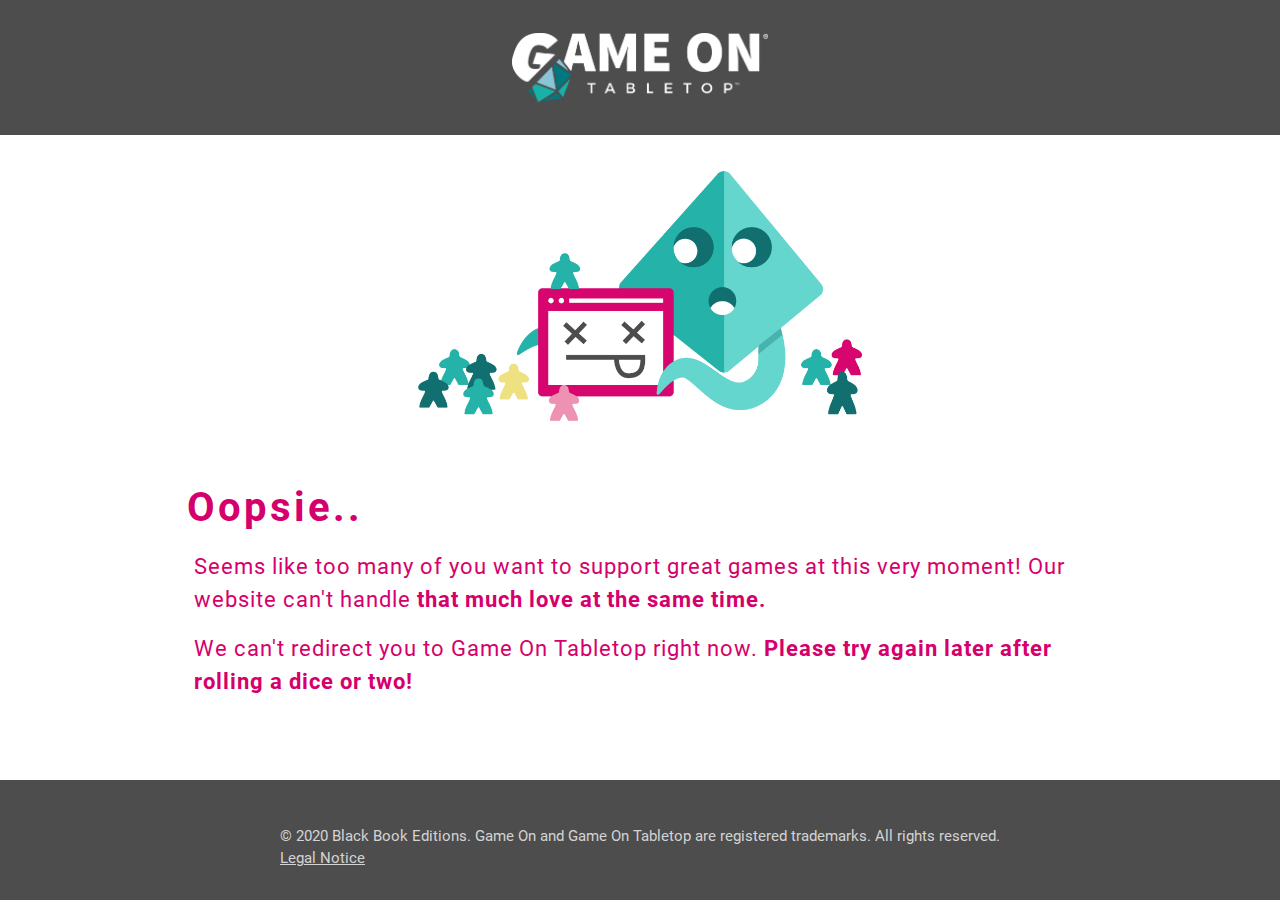
<file: Oopsie/www/index.html>
<!DOCTYPE html>
<html lang="fr">
<head>
	<meta charset="UTF-8">
	<title>Oopsie</title>
	<meta name="viewport" content="width=device-width, initial-scale=1, user-scalable=yes">
	<link rel="stylesheet" href="./lib/bootstrap-4.3.1/css/bootstrap.css">
	<style>

	* {
	    padding: 0;
	    margin: 0;
	    -moz-box-sizing: border-box; 
	    box-sizing: border-box;
	}
	
	html, body {
		height: 100%;
		margin: 0; padding: 0;
	}


	@font-face {
		 font-family: "Roboto-Regular";
		 src: url("./font/Roboto/Roboto-Regular.ttf") format('truetype');
	 }

	@font-face{
		 font-family: "Roboto-Bold";
		 src: url("./font/Roboto/Roboto-Bold.ttf") format('truetype');
	}

	body {
		font-family: Roboto-Regular;
		display : table;
		width: 100%;

	}

	b{
		font-family: Roboto-Bold;
	}


	header{
		width:100%;
		background-color: #4D4D4D;
		height: 15vh;
	}

	header img{
		max-width: 100%;
	    height: auto;
	}
	
	#logo-home{
		  min-height:15vh;
		  display: flex;
		  justify-content: center;
		  align-items: center;
	}

	#logo-home img{
		width:50%;
	}

	.center {
		display: block;
		margin-left: auto;
		margin-right: auto;	
	}

	section{
		color:#D6006D;
		padding-bottom:4vh; 
	}

	section img{
		width: 60%; 
		padding-top: 4vh;
		padding-bottom: 7vh;
	}

	section h1{
		font-size:22px;
		letter-spacing: 3px;
		margin-bottom: 2vh;
		margin-left:8vw;
		margin-right:8vw;
	}

	section p{
		font-size:18px;
		letter-spacing: 1px;
		margin-left:8.5vw;
		margin-right:8.5vw;
	}

	footer{
		display : table-row;
		width: 100%;
		background-color: #4D4D4D;
		color: lightgrey;
		font-size: 13px;
	}
	
	#footer-center{

		  display: flex;
		  align-items: center;
		  justify-content: center;
	}

	footer p{
		padding: 4vh 0 3vh 0;
		margin-left:8vw;
		margin-right: 8vw;
		margin-bottom: 0;
	}


	footer a{
		color:lightgrey;
		text-decoration: underline;
	}
	
	footer a:hover{
		color:lightgrey;
		text-decoration: none;
	}
	
	@media (min-width: 2401px){
		
		header{
			height: 15vh;
		}

	
		#logo-home{
			  min-height:15vh;
			  display: flex;
			  justify-content: center;
			  align-items: center;
	
		}

		#logo-home img{
			width:10%;
		}


		.center {
			display: block;
			margin-left: auto;
			margin-right: auto;
		}

		section{
			padding-bottom:5vh; 
		}

		section img{
			width: 40%; 
			padding-top: 4vh;
			padding-bottom: 7vh;
		}

		section h1{
			font-size:40px;
			letter-spacing: 3px;
			margin-bottom: 2vh;
			margin-left:8vw;
			margin-right:8vw;
		}

		section p{
			font-size:22px;
			letter-spacing: 1px;
			margin-left:8.5vw;
			margin-right:8.5vw;
		}

		footer{
			color: lightgrey;
			font-size: 15px;

		}
		
		#footer-center{
			  display: flex;
			  align-items: center;
			  justify-content: center;
		}

		footer p{
			padding: 5vh 0 3vh 0;
			margin-bottom: 0;
		}
	}

	@media (min-width: 1224px) and (max-width: 2400px){
		
		body{
			padding-bottom:0vh;
		}

		header{
			height: 15vh;
		}

	
		#logo-home{
			  min-height:15vh;
			  display: flex;
			  justify-content: center;
			  align-items: center;
	
		}

		#logo-home img{
			width:20%;
		}


		.center {
			display: block;
			margin-left: auto;
			margin-right: auto;
		}

		section{
			padding-bottom:5vh; 
		}

		section img{
			width: 40%; 
			padding-top: 4vh;
			padding-bottom: 7vh;
		}

		section h1{
			font-size:40px;
			letter-spacing: 3px;
			margin-bottom: 2vh;
			margin-left:8vw;
			margin-right:8vw;
		}

		section p{
			font-size:22px;
			letter-spacing: 1px;
			margin-left:8.5vw;
			margin-right:8.5vw;
		}

		footer{
			color: lightgrey;
			font-size: 15px;

		}
		
		#footer-center{
			  display: flex;
			  align-items: center;
			  justify-content: center;
		}

		footer p{
			padding: 5vh 0 3vh 0;
			margin-bottom: 0;
		}
	}

	@media (min-width: 1025px) and (max-width: 1223px) {
		
		body{
			padding-bottom:0vh;
		}

		header{
			height: 15vh;
		}

	
		#logo-home{
			  min-height:15vh;
			  display: flex;
			  justify-content: center;
			  align-items: center;
	
		}

		#logo-home img{
			width:25%;
		}


		.center {
			display: block;
			margin-left: auto;
			margin-right: auto;
		}

		section{
			padding-bottom:5vh; 
		}

		section img{
			width: 40%; 
			padding-top: 4vh;
			padding-bottom: 7vh;
		}

		section h1{
			font-size:40px;
			letter-spacing: 3px;
			margin-bottom: 2vh;
			margin-left:8vw;
			margin-right:8vw;
		}

		section p{
			font-size:22px;
			letter-spacing: 1px;
			margin-left:8.5vw;
			margin-right:8.5vw;
		}



		footer{
			padding:3vh 0;
			color: lightgrey;
			font-size: 15px;

		}
		
		#footer-center{

			  display: flex;
			  align-items: center;
			  justify-content: center;
		}

		footer p{
			padding: 5vh 0 3vh 0;
			margin-bottom: 0;
		}
	}

	@media (min-width: 768px) and (max-width: 1024px) {
		
		body{
			padding-bottom:0vh;
		}

		header{
			height: 15vh;
		}

	
		#logo-home{
			  min-height:15vh;
			  display: flex;
			  justify-content: center;
			  align-items: center;
	
		}

		#logo-home img{
			width:25%;
		}


		.center {
			display: block;
			margin-left: auto;
			margin-right: auto;
		}

		section{
			padding-bottom:5vh; 
		}

		section img{
			width: 40%; 
			padding-top: 6vh;
			padding-bottom: 10vh;
		}

		section h1{
			font-size:35px;
			letter-spacing: 3px;
			margin-bottom: 2vh;
			margin: 0 10vw;
		}

		section p{
			font-size:20px;
			letter-spacing: 1px;
			margin: 0 10.5vw;
		}

		footer{
			padding:3vh 0;
			color: lightgrey;
			font-size: 15px;

		}
		
		#footer-center{

			  display: flex;
			  align-items: center;
			  justify-content: center;
		}

		footer p{
			padding: 5vh 0 3vh 0;
			margin-bottom: 0;
		}
	}

	@media (min-width: 768px) and (max-width: 1024px) and (orientation: landscape) {
		header{
			height: 15vh;
		}

	
		#logo-home{
			  min-height:15vh;
			  display: flex;
			  justify-content: center;
			  align-items: center;
	
		}

		#logo-home img{
			width:25%;
		}


		.center {
			display: block;
			margin-left: auto;
			margin-right: auto;
		}

		section{
			padding-bottom:5vh; 
		}

		section img{ 
			width: 40%; 
			padding-top: 4vh;
			padding-bottom: 7vh;
		}

		section h1{
			font-size:40px;
			letter-spacing: 3px;
			margin-bottom: 2vh;
			margin-left:8vw;
			margin-right:8vw;
		}

		section p{
			font-size:22px;
			letter-spacing: 1px;
			margin-left:8.5vw;
			margin-right:8.5vw;
		}

		footer{
			padding:3vh 0;
			color: lightgrey;
			font-size: 15px;

		}
		
		#footer-center{

			  display: flex;
			  align-items: center;
			  justify-content: center;
		}

		footer p{
			padding: 5vh 0 3vh 0;
			margin-bottom: 0;
		}
	}


	</style>
</head>
<body>
	<header>
		<div id="logo-home">
			<img class="center" src="./ressources/logo long blanc.png">
		</div>

	</header>


	<section>
		<div class="container">
			<img class="center" src="./ressources/illustration.png">
			<h1><b>Oopsie..</b></h1>
			<p>Seems like too many of you want to support great games at this very moment! Our website can't handle <b>that much love at the same time.</b></p>
			<p>We can't redirect you to Game On Tabletop right now. <b>Please try again later after rolling a dice or two!</b></p>
		</div>
	</section>


	<footer>
		<div class="container-fluid">
			<div id="footer-center">
					<p id="copyright">© 2020 Black Book Editions. Game On and Game On Tabletop are registered trademarks. All rights reserved.
					<br>
					<a href="https://www.gameontabletop.com/about/cgu.html" target="_blank"> Legal Notice</a></p>
			</div>
		</div>
	</footer>

</body>
</html>
</file>
<file: Game On - Discover/www/css/style.css>
* {
    padding: 0;
    margin: 0;
    -moz-box-sizing: border-box; 
	box-sizing: border-box;
}


html, body {
	height: 100%;
	margin: 0; padding: 0;
}


body {
	display : table;
	width: 100%;
	color: black;
	font-family: Roboto-Bold;
	font-size: 20px;

}

.center {
  display: block;
  margin-left: auto;
  margin-right: auto;
}


@font-face {
 font-family: "Roboto-Medium";
 src: url("../font/Roboto/Roboto-Medium.ttf") format('truetype');
 }

@font-face{
 font-family: "Roboto-Bold";
 src: url("../font/Roboto/Roboto-Bold.ttf") format('truetype');
}

h1,h2,h3,h4,h5{
	text-transform: uppercase;
}

.text-center{
	text-align: center;
}


header{
	width:100%;
	background-color: #4D4D4D;
}


#logo-header{
	margin-right: auto;
	margin-left: auto;
	height:20vh;
	width:70%;
	background-image: url('../ressources/logo long blanc.png');
	background-size: 100%;
	background-repeat: no-repeat;
	background-position: center;
	transition: 0.5s;
}

.container-flex{
	display: flex;
	justify-content: space-around;
}

#header-rs a div{
	height:15vh;
	width:15vw;
	background-size: 90%;
	background-repeat: no-repeat;
	background-position: center;
	transition: 0.5s;
}



#facebook{
	background-image: url('../ressources/facebook rose.png');
	
	}

#facebook:hover {
	background-image: url('../ressources/facebook blanc.png');
	transform: translate(0, -8px);
	}

#twitter{
	background-image: url('../ressources/twitter rose.png');

	}

#twitter:hover {
	background-image: url('../ressources/twitter blanc.png');
	transform: translate(0, -8px);
	}

#instagram{
	background-image: url('../ressources/insta rose.png');

	}

#instagram:hover {
	background-image: url('../ressources/insta blanc.png');
	transform: translate(0, -8px);
	}

#discord{
	background-image: url('../ressources/discord rose.png');

	}

#discord:hover {
	background-image: url('../ressources/discord blanc.png');
	transform: translate(0, -8px);
	}


#section1{
	min-height: 110vh;
	background-image: url("../ressources/bannière header mobile grand.png"); 
 	background-repeat: no-repeat;
  	background-size: 100% 100%;
  	margin-bottom: 3vh;
}

#bard{
	filter: drop-shadow(3px 3px 8px rgba(0,0,0,0.5));
	margin-bottom:5vh;
	
}


button{
	text-transform: uppercase;
	font-family:Roboto-Bold;
	letter-spacing: 2px;
	border-style: solid;
	border-width:3px;
	font-size: 15px;
	padding: 15px 5px;
	width:60%;
	filter: drop-shadow(3px 3px 8px rgba(0,0,0,0.5))
}

button:focus{
	outline:none;
}


.redbutton{
	  background-color: #D4026D;
	  border-color: #D4026D;
	  border-radius:25px;
	  color: white;
	  text-align: center;
	  text-decoration: none;
	  cursor: pointer;
	  transition: 0.5s;
}


.redbutton:hover{
	  background-color: #ffffffb2;
	  color: #D4026D;
	  transform: translate(0, -8px);

}


.whitebutton{
	  background-color: #ffffffb2;
	  border-color: #D4026D;
	  border-radius:25px;
	  color: #D4026D;
	  text-align: center;
	  text-decoration: none;
	  cursor: pointer;
	  transition: 0.5s;
}

.whitebutton:hover{
	  background-color: #D4026D;
	  color: white;
	  transform: translate(0, -8px);
}

#button-newsletter{
	text-decoration: none;
}

#section2{
	margin-top:-30vh;
	min-height: 75vh;
	background-image: url("../ressources/vague blanche transition mobile.png");
 	background-repeat: no-repeat;
  	background-size: 100%;
  	margin-bottom: 5vh;
  	z-index: 1;
}

#section2 #first-txt{
	margin-top: 30vh;
}

#section2 h1{
		color:#D4026D;
		font-size:25px;
		height:6vh;
}

#section2 img{
	margin-bottom: 5vh;
	filter: drop-shadow(3px 3px 8px rgba(0,0,0,0.5));
	transition: 0.5s;
}

#section2 img:hover{
transform: translate(0, -10px);
}

footer{
	display : table-row;
	width:100%;
	height: 0vh;
	background-color: #4D4D4D;
}

footer>div{
	padding-top:3vh;
}

footer h1{
	display: block;
	margin-left: auto;
	margin-right: auto;	
	text-align: center;
	color: #E79AB3;
	font-size: 25px;
	max-width:60%;
	padding-top: 3vh;
	padding-bottom:4vh;
}


footer #div-container{
	padding-top:3vh;
}


footer #h1p1{
	font-size: 20px;
	margin:1vw;
}


form input[placeholder]{
	margin-left:5%;
	margin-bottom: 20px;
	padding:10px 15px;
	font-family:Roboto-Bold;

	font-size: 15px;
	border-radius:35px;
	border-style: solid !important;
	border-color: white;
}

form input[placeholder]:focus{
	outline:none;
}


form #input2{
	padding-right:8vw;
}

#redbuttonform{
	 display: block;
	  margin-left: auto;
	  margin-right: auto;
	  margin-top: 2vh;
	  background-color: #D4026D;
	  border-style: solid 1px;
	  border-color: #D4026D;
	  border-radius:25px;
	  color: white;
	  padding: 15px 5px;
	  text-align: center;
	  text-decoration: none;
	  cursor: pointer;
	  transition: 0.5s;

}


#redbuttonform:hover{
	  background-color: #ffffffd8;
	  color: #D4026D;
	  transform: translate(0, -8px);
}


::placeholder{
	color:lightgrey;
}


footer label{
	padding-top:2vh;
	padding-bottom: 2vh;
	margin-left:5%;
	margin-right:5%;
	font-family: Roboto-Medium;
	font-size: 17px;
	color:white;
	margin-bottom: 0;
}

footer #copyright{
	padding:8vh 3vh 0vh 3vh;
	color:lightgrey;
	text-align: center;
	font-size: 12px;
	margin-bottom: 0;
}

footer #cgu {
	text-align: center;
	padding-bottom: 4vh;
	margin-bottom: 0;
}

footer #cgu a{
	color:lightgrey;
	font-size: 12px;
	text-decoration: underline;
}

footer #cgu a:hover{
	text-decoration: none;
}

#logo-fin{
	  display: block;
	  padding-top:4vh;

	  margin-left: auto;
	  margin-right: auto;
}



/* MEDIA QUERIES */
@media (min-width : 2400px) {

  	#header-rs{
	padding-bottom: 0;
	align-items: center;
	}

	#header-rs a div{
	width:5vw;
	background-size: 80%;
	}


	#logo-header{
	width:80%;
	height: 25vh;
	}

	#bard {
		margin-top:5vh;
		width:50%;
	}

	#section1{
	min-height: 110vh;
	background-image: url("../ressources/bannière-header-très-grande.jpg"); 
 	background-repeat: no-repeat;
  	background-size: 100% 100%;
	}

	#section1-buttons{
		margin-top:8vh;

	}

	button{
		font-size: 22px;
	}

	#section1-buttons button{
		margin-bottom: 4vh;
		padding: 30px 5px;
		border-radius: 60px;
	}

	#section2{
		padding-top:10vh;
	}

	#section2 h1{
		font-size:45px;
		margin-bottom: 4vh;

	}

	#section2{
		margin-top:-90vh;
		min-height: 75vh;
		background-image: url("../ressources/vague blanche transition web.png");
	 	background-repeat: no-repeat;
	  	background-size: 100%;
	  	margin-bottom: 15vh;
	  	z-index: 1;
  	}

	#section2 #s2-row{
		padding-top: 85vh;
	}

	#section2 #first-txt{
		margin-top: 0;
	}

	#section2 img{
		margin-top: 5vh;
		width:20vw;
	}

	#section2 #img1{
		padding-left: 10vw;
	}

	#section2 #img3{
		padding-right:10vw;
	}


	footer h1{
		display:inline;
		padding-left: 12vw;
		color: #E79AB3;
		font-size: 45px;
		letter-spacing: 2px;

	}

	footer #h1p1{
		display:inline;
		margin:0;
		font-size: 45px;

	}

	footer form{
		margin-top: 4vh;
		padding-left:7vw;
	}

	form input[placeholder]{
		display: block;
		padding:15px 15px;	
	}

	form #input1{
		width:20%;
	}

	form #input2{
		width:30%;
	}

	#redbuttonform{
		display: inline;
		margin-left: 4.5vw;
		width:20%;
		margin-right: 40vw;
	}

	form label{
		padding-right:20vw;
		font-size: 22px;
	}

	#logo-fin{
		display: inline;
		width: 4vw;
		padding-top: 0;

	}

	footer #copyright{
		padding: 4vh 20vw 0vh 20vw;
		color:lightgrey;
		text-align: center;
		font-size:15px;
	}

	footer #cgu a{
		padding: 0vh 30vw 2vh 30vw;
		color:lightgrey;
		text-align: center;
		font-size: 15px;
	}
	
}



@media (min-width : 1824px) and (max-width: 2399px) {

  	#header-rs{
	padding-bottom: 0;
	align-items: center;
	}

	#header-rs a div{
	width:5vw;
	background-size: 80%;
	}


	#logo-header{
	width:80%;
	height: 25vh;
	}

	#bard {
		margin-top:5vh;
		width:50%;
	}

	#section1{
	min-height: 110vh;
	background-image: url("../ressources/bannière-header-très-grande.jpg"); 
 	background-repeat: no-repeat;
  	background-size: 100% 100%;
	}

	#section1-buttons{
		margin-top:5vh;

	}

	button{
		font-size: 22px;
	}

	#section1-buttons button{
		margin-bottom: 4vh;
		padding: 30px 5px;
		border-radius: 60px;
	}

	#section2{
		padding-top:10vh;
	}

	#section2 h1{
		font-size:45px;
		margin-bottom: 4vh;

	}

	#section2{
	margin-top:-85vh;
	min-height: 75vh;
	background-image: url("../ressources/vague blanche transition web.png");
 	background-repeat: no-repeat;
  	background-size: 100%;
  	margin-bottom: 15vh;
  	z-index: 1;
  	}

	#section2 #s2-row{
		margin-top: 50vh;
	}

	#section2 #first-txt{
		margin-top: 0;
	}

	#section2 img{
		margin-top: 5vh;
		width:20vw;
	}

	#section2 #img1{
		padding-left: 10vw;
	}

	#section2 #img3{
		padding-right:10vw;
	}

	footer{
		padding-top:6vh;
	}


	footer h1{
		display:inline;
		padding-left: 12vw;
		color: #E79AB3;
		font-size: 45px;
		letter-spacing: 2px;

	}

	footer #h1p1{
		display:inline;
		margin:0;
		font-size: 45px;

	}

	footer form{
		margin-top: 4vh;
		padding-left:7.5vw;
	}

	form input[placeholder]{
		display: block;
		padding:15px 15px;	
	}

	form #input1{
		width:20%;
	}

	form #input2{
		width:30%;
	}

	#redbuttonform{
		display: inline;
		margin-left: 4vw;
		width:20%;
		margin-right: 40vw;
	}


	form label{
		padding-right:20vw;
		font-size: 22px;
	}

	#logo-fin{
		display: inline;
		width: 6vw;
		padding-top: 0;

	}

	footer #copyright{
		padding: 5vh 20vw 0vh 20vw;
		color:lightgrey;
		text-align: center;
		font-size:14px;
		margin-bottom: 0;
		margin-top: 0;
	}

	footer #cgu a{
		padding: 0vh 30vw 0vh 30vw;
		color:lightgrey;
		text-align: center;
		font-size: 14px;
		margin-bottom: 0;
		margin-top: 0;
	}
	
}



/* 
  ##Device = Desktops
  ##Screen = 1224px to higher resolution desktops
*/

@media (min-width: 1224px) and (max-width: 1823px) {

  	#header-rs{
	padding-bottom: 0;
	align-items: center;
	}

	#header-rs a div{
	width:5vw;
	background-size: 80%;
	}


	#logo-header{
	width:70%;
	}

	#bard {
		margin-top:5vh;
		width:80%;
	}

	#section1{
	min-height: 110vh;
	background-image: url("../ressources/bannière-header-très-grande.jpg"); 
 	background-repeat: no-repeat;
  	background-size: 100% 100%;
	}

	#section1-buttons{
		margin-top:5vh;

	}

	button{
		font-size: 16px;
	}

	#section1-buttons button{
		margin-bottom: 3vh;
		padding: 30px 5px;
		border-radius: 60px;
	}

	#section2{
		padding-top:10vh;
	}

	#section2 h1{
		font-size:30px;

	}

	#section2{
	margin-top:-80vh;
	min-height: 75vh;
	background-image: url("../ressources/vague blanche transition web.png");
 	background-repeat: no-repeat;
  	background-size: 100% 100%;
  	margin-bottom: 15vh;
  	z-index: 1;
  	}

	#section2 #s2-row{
		padding-top: 55vh;
	}

	#section2 #first-txt{
		margin-top: 0;
	}

	#section2 img{
		width:20vw;
	}

	#section2 #img1{
		padding-left: 10vw;
	}

	#section2 #img3{
		padding-right:10vw;
	}


	footer h1{
		display:inline;
		padding-left: 12vw;
		color: #E79AB3;
		font-size: 40px;
		letter-spacing: 2px;

	}

	footer #h1p1{
		display:inline;
		margin:0;
		font-size: 40px;

	}

	footer form{
		padding-top: 4vh;
		padding-left:7.5vw;
	}

	form input[placeholder]{
		display: block;
		padding:15px 15px;	
	}

	form #input1{
		width:20%;
	}

	form #input2{
		width:30%;
	}

	#redbuttonform{
		display: inline;
		margin-left: 4vw;
		width:20%;
		margin-right: 40vw;
	}


	form label{
		padding-right:20vw;
	}

	#logo-fin{
		display: inline;
		width: 6vw;
		padding-top: 0;

	}

	footer #copyright{
		padding: 6vh 20vw 0vh 20vw;
		color:lightgrey;
		text-align: center;
		font-size: 14px;
	}

	footer #cgu a{
		margin: 0vh 20vw 2vh 20vw;
		color:lightgrey;
		text-align: center;
		font-size: 14px;
	}
	
}

/* 
  ##Device = Laptops, Desktops
  ##Screen = B/w 1025px to 1223px
*/

@media (min-width: 1025px) and (max-width: 1223px) {
	
	#header-rs{
	padding-bottom: 0;
	align-items: center;
	}

	#header-rs a div{
	width:5vw;
	background-size: 80%;
	}


	#logo-header{
	width:70%;
	}

	#bard {
		margin-top:5vh;
		width:80%;
	}

	#section1{
	min-height: 110vh;
	background-image: url("../ressources/bannière-header-très-grande.jpg"); 
 	background-repeat: no-repeat;
  	background-size: 100%;
	}

	#section1-buttons{
		margin-top:15vh;

	}

	button{
		font-size: 16px;
	}

	#section1-buttons button{
		margin-bottom: 3vh;
		padding: 30px 5px;
		border-radius: 60px;
	}

	#section2{
		padding-top:10vh;
	}

	#section2 h1{
		font-size:30px;

	}

	#section2{
	margin-top:-80vh;
	min-height: 75vh;
	background-image: url("../ressources/vague blanche transition web.png");
 	background-repeat: no-repeat;
  	background-size: 100%;
  	margin-bottom: 5vh;
  	z-index: 1;
  	}

	#section2 #s2-row{
		margin-top: 45vh;
	}

	#section2 #first-txt{
		margin-top: 0;
	}

	#section2 img{
		width:20vw;
	}

	#section2 #img1{
		padding-left: 10vw;
	}

	#section2 #img3{
		padding-right:10vw;
	}



	footer h1{
		display:inline;
		padding-left: 12vw;
		color: #E79AB3;
		font-size: 40px;
		letter-spacing: 2px;

	}

	footer #h1p1{
		display:inline;
		margin:0;
		font-size: 40px;

	}

	footer form{
		margin-top: 4vh;
		padding-left:12vw;
	}

	form input[placeholder]{
	display: block;
	padding:15px 15px;	
	}

	form #input1{
		width:20%;
	}

	form #input2{
		width:30%;
	}

	#redbuttonform{
		display: inline;
		margin-left: 4vw;
		width:20%;
		margin-right:40vw;
	}

	form label{
		padding-right:20vw;
	}

	#logo-fin{
		display: inline;
		width: 6vw;
		padding-top: 0;

	}

	footer #copyright{
		margin: 6vh 30vw 2vh 30vw;
		color:white;
		text-align: center;
		font-size: 20px;
	}

	footer #cgu a{
		margin: 0vh 30vw 2vh 30vw;
		color:white;
		text-align: center;
		font-size: 20px;
	}

}

/* 
  ##Device = Tablets, Ipads (portrait)
  ##Screen = B/w 768px to 1024px
*/

@media (min-width: 768px) and (max-width: 1024px) {
	
	#header-rs{
		padding-bottom: 0;
		align-items: center;
	}

	#header-rs a div{
		margin-right: 2vw;
		width:5vw;
		background-size: 100%;
	}


	#logo-header{
		width:100%;
	}

	#bard {
		padding-top:5vh;
		width:80%;
	}

	#section1{
		min-height: 78vh;
		background-image: url("../ressources/bannière-header-très-grande.jpg"); 
	 	background-repeat: no-repeat;
	  	background-size: 100% 75%;
	}

	#section1-buttons{
		margin-top:3vh;

	}

	button{
		font-size: 16px;
	}

	#section1-buttons button{
		margin-bottom: 1vh;
		padding: 15px 5px;
		border-radius: 50px;
		width:100%;
	}

	#section2{
		padding-top:30vh;
	}

	#section2 h1{
		font-size:25px;

	}

	#section2{
		margin-top:-50vh;
		min-height: 75vh;
		background-image: url("../ressources/vague blanche transition web.png");
	 	background-repeat: no-repeat;
	  	background-size: 100%;
	  	padding-bottom: 5vh;
	  	z-index: 1;
  	}

	#section2 #s2-row{
		padding-top: 2vh;
	}

	#section2 #first-txt{
		margin-top: 0;
	}

	#section2 img{
		padding-top: 2vh;
		width:20vw;
	}

	#section2 #img1{
		padding-left: 10vw;
	}

	#section2 #img3{
		padding-right:10vw;
	}


	footer h1{
		display:block;
		padding-left: 3vw;
		color: #E79AB3;
		font-size: 30px;
		letter-spacing: 2px;

	}

	footer #h1p1{
		display:inline;
		margin:0;
		font-size: 30px;

	}

	footer form{
		padding-top: 4vh;
		padding-left:12vw;
	}

	form input[placeholder]{
		display: block;
		padding:15px 15px;	
	}

	form #input1{
		width:30%;
	}

	form #input2{
		width:50%;
	}

	#redbuttonform{
		display: inline;
		margin-left: 4vw;
		width:20%;
		margin-right: 40vw;
	}

	form label{
		padding-right:20vw;
	}

	#logo-fin{
			display: inline;
			width: 6vw;
			padding-top: 0;

		}

	footer #copyright{
		padding: 6vh 20vw 2vh 20vw;
		color:white;
		text-align: center;
		font-size: 20px;
		margin:0;
	}

	footer #cgu a{
		padding: 0vh 30vw 2vh 30vw;
		color:white;
		text-align: center;
		font-size: 20px;
		margin:0;
	}
}
/* 
  ##Device = Tablets, Ipads (landscape)
  ##Screen = B/w 768px to 1024px
*/

@media (min-width: 768px) and (max-width: 1024px) and (orientation: landscape) {
	#header-rs{
		padding-bottom: 0;
		align-items: center;
	}

	#header-rs a div{
		margin-right: 2vw;
		width:5vw;
		background-size: 100%;
	}


	#logo-header{
		width:100%;
	}

	#bard {
		margin-top:5vh;
		width:80%;
	}

	#section1{
		min-height: 78vh;
		background-image: url("../ressources/bannière-header-très-grande.jpg"); 
	 	background-repeat: no-repeat;
	  	background-size: 100% 100%;
	}

	#section1-buttons{
		padding-top:3vh;

	}

	button{
		font-size: 16px;
	}

	#section1-buttons button{
		margin-bottom: 1vh;
		padding: 15px 5px;
		border-radius: 50px;
		width:100%;
	}

	#section2{
		padding-top:30vh;
	}

	#section2 h1{
		font-size:25px;

	}

	#section2{
		margin-top:-50vh;
		min-height: 75vh;
		background-image: url("../ressources/vague blanche transition web.png");
	 	background-repeat: no-repeat;
	  	background-size: 100%;
	  	padding-bottom: 5vh;
	  	z-index: 1;
  	}

	#section2 #s2-row{
		padding-top: 10vh;
	}

	#section2 #first-txt{
		margin-top: 0;
	}

	#section2 img{
		padding-top: 2vh;
		width:20vw;
	}

	#section2 #img1{
		padding-left: 10vw;
	}

	#section2 #img3{
		padding-right:10vw;
	}


	footer h1{
		display:block;
		padding-left: 3vw;
		color: #E79AB3;
		font-size: 30px;
		letter-spacing: 2px;

	}

	footer #h1p1{
		display:inline;
		margin:0;
		font-size: 30px;

	}

	footer form{
		padding-top: 4vh;
		padding-left:12vw;
	}

	form input[placeholder]{
		display: block;
		padding:15px 15px;	
	}

	form #input1{
		width:30%;
	}

	form #input2{
		width:50%;
	}

	#redbuttonform{
		display: inline;
		margin-left: 4vw;
		width:20%;
		margin-right: 40vw;
	}

	form label{
		padding-right:20vw;
	}

	#logo-fin{
		display: inline;
		width: 6vw;
		padding-top: 0;

	}

	footer #copyright{
		padding: 10vh 20vw 0vh 20vw;
		color:lightgrey;
		text-align: center;
		font-size: 12px;
		margin-bottom: 0;
	}

	footer #cgu a{
		padding: 0vh 30vw 2vh 30vw;
		color:lightgrey;
		text-align: center;
		font-size: 12px;
	}
}
</file>
<file: GameOn-Discover/www/css/style.css>
* {
    padding: 0;
    margin: 0;
    -moz-box-sizing: border-box; 
	box-sizing: border-box;
}


html, body {
	height: 100%;
	margin: 0; padding: 0;
}


body {
	display : table;
	width: 100%;
	color: black;
	font-family: Roboto-Bold;
	font-size: 20px;

}

.center {
  display: block;
  margin-left: auto;
  margin-right: auto;
}


@font-face {
 font-family: "Roboto-Medium";
 src: url("../font/Roboto/Roboto-Medium.ttf") format('truetype');
 }

@font-face{
 font-family: "Roboto-Bold";
 src: url("../font/Roboto/Roboto-Bold.ttf") format('truetype');
}

h1,h2,h3,h4,h5{
	text-transform: uppercase;
}

.text-center{
	text-align: center;
}


header{
	width:100%;
	background-color: #4D4D4D;
}


#logo-header{
	margin-right: auto;
	margin-left: auto;
	height:20vh;
	width:70%;
	background-image: url('../ressources/logo long blanc.png');
	background-size: 100%;
	background-repeat: no-repeat;
	background-position: center;
	transition: 0.5s;
}

.container-flex{
	display: flex;
	justify-content: space-around;
}

#header-rs a div{
	height:15vh;
	width:15vw;
	background-size: 90%;
	background-repeat: no-repeat;
	background-position: center;
	transition: 0.5s;
}



#facebook{
	background-image: url('../ressources/facebook rose.png');
	
	}

#facebook:hover {
	background-image: url('../ressources/facebook blanc.png');
	transform: translate(0, -8px);
	}

#twitter{
	background-image: url('../ressources/twitter rose.png');

	}

#twitter:hover {
	background-image: url('../ressources/twitter blanc.png');
	transform: translate(0, -8px);
	}

#instagram{
	background-image: url('../ressources/insta rose.png');

	}

#instagram:hover {
	background-image: url('../ressources/insta blanc.png');
	transform: translate(0, -8px);
	}

#discord{
	background-image: url('../ressources/discord rose.png');

	}

#discord:hover {
	background-image: url('../ressources/discord blanc.png');
	transform: translate(0, -8px);
	}


#section1{
	background-image: url("../ressources/bannière header mobile grand.png"); 
 	background-repeat: no-repeat;
  	background-size: 100% 100%;
  	padding-bottom: 25vh;
}

#bard{
	filter: drop-shadow(3px 3px 8px rgba(0,0,0,0.5));
	padding-bottom:5vh;
	
}


button{
	text-transform: uppercase;
	font-family:Roboto-Bold;
	letter-spacing: 2px;
	border-style: solid;
	border-width:3px;
	font-size: 15px;
	padding: 15px 5px;
	width:60%;
	filter: drop-shadow(3px 3px 8px rgba(0,0,0,0.5))
}

button:focus{
	outline:none;
}


.redbutton{
	  background-color: #D4026D;
	  border-color: #D4026D;
	  border-radius:25px;
	  color: white;
	  text-align: center;
	  text-decoration: none;
	  cursor: pointer;
	  transition: 0.5s;
}


.redbutton:hover{
	  background-color: #ffffffb2;
	  color: #D4026D;
	  transform: translate(0, -8px);

}


.whitebutton{
	  background-color: #ffffffb2;
	  border-color: #D4026D;
	  border-radius:25px;
	  color: #D4026D;
	  text-align: center;
	  text-decoration: none;
	  cursor: pointer;
	  transition: 0.5s;
}

.whitebutton:hover{
	  background-color: #D4026D;
	  color: white;
	  transform: translate(0, -8px);
}

#button-newsletter{
	text-decoration: none;
}

#section2{
	margin-top:-25vh;
	background-image: url("../ressources/vague blanche transition mobile.png");
 	background-repeat: no-repeat;
  	background-size: 100%;
  	padding-bottom: 5vh;
  	z-index: 1;
}

#section2 #first-txt{
	padding-top: 30vh;
}

#section2 h1{
		color:#D4026D;
		font-size:25px;
		height:6vh;
}

#section2 img{
	padding-bottom: 5vh;
	filter: drop-shadow(3px 3px 8px rgba(0,0,0,0.5));
	transition: 0.5s;
}

#section2 img:hover{
transform: translate(0, -10px);
}

footer{
	display : table-row;
	width:100%;
	height: 0vh;
	background-color: #4D4D4D;
}

footer>div{
	padding-top:3vh;
}

footer h1{
	display: block;
	margin-left: auto;
	margin-right: auto;	
	text-align: center;
	color: #E79AB3;
	font-size: 25px;
	max-width:60%;
	padding-top: 3vh;
	padding-bottom:4vh;
}


footer #div-container{
	padding-top:3vh;
}


footer #h1p1{
	font-size: 20px;
	margin:1vw;
}


form input[placeholder]{
	margin-left:5%;
	margin-bottom: 20px;
	padding:10px 15px;
	font-family:Roboto-Bold;

	font-size: 15px;
	border-radius:35px;
	border-style: solid !important;
	border-color: white;
}

form input[placeholder]:focus{
	outline:none;
}


form #input2{
	padding-right:8vw;
}

#redbuttonform{
	 display: block;
	  margin-left: auto;
	  margin-right: auto;
	  margin-top: 2vh;
	  background-color: #D4026D;
	  border-style: solid 1px;
	  border-color: #D4026D;
	  border-radius:25px;
	  color: white;
	  padding: 15px 5px;
	  text-align: center;
	  text-decoration: none;
	  cursor: pointer;
	  transition: 0.5s;

}


#redbuttonform:hover{
	  background-color: #ffffffd8;
	  color: #D4026D;
	  transform: translate(0, -8px);
}


::placeholder{
	color:lightgrey;
}


footer label{
	padding-top:2vh;
	padding-bottom: 2vh;
	margin-left:5%;
	margin-right:5%;
	font-family: Roboto-Medium;
	font-size: 17px;
	color:white;
	margin-bottom: 0;
}

footer #copyright{
	padding:8vh 3vh 0vh 3vh;
	color:lightgrey;
	text-align: center;
	font-size: 12px;
	margin-bottom: 0;
	padding-bottom:5vh;
}


footer a{
	color:lightgrey;
	text-decoration: underline;
}

footer a:hover{
	text-decoration: none;
}

#logo-fin{
	  display: block;
	  padding-top:4vh;

	  margin-left: auto;
	  margin-right: auto;
}



/* MEDIA QUERIES */
@media (min-width : 2400px) {

  	#header-rs{
	padding-bottom: 0;
	align-items: center;
	}

	#header-rs a div{
	width:5vw;
	background-size: 90%;
	}


	#logo-header{
	width:80%;
	height: 25vh;
	}

	#bard {
		margin-top:5vh;
		width:50%;
	}

	#section1{
	min-height: 120vh;
	background-image: url("../ressources/bannière-header-très-grande.jpg"); 
 	background-repeat: no-repeat;
  	background-size: 100% 80%;
	}

	#section1-buttons{
		padding-top:6vh;

	}

	button{
		font-size: 22px;
	}

	#section1-buttons button{
		margin-bottom: 4vh;
		padding: 30px 5px;
		border-radius: 60px;
	}

	#section2{
		padding-top:10vh;
	}

	#section2 h1{
		font-size:45px;
		padding-bottom: 3vh;

	}

	#section2{
		margin-top:-100vh;
		min-height: 75vh;
		background-image: url("../ressources/vague blanche transition web.png");
	 	background-repeat: no-repeat;
	  	background-size: 100%;
	  	padding-bottom: 10vh;
	  	z-index: 1;
  	}

	#section2 #s2-row{
		padding-top: 40vh;
	}

	#section2 #first-txt{
		padding-top: 0;
	}

	#section2 img{
		width:20vw;
	}

	#section2 #img1{
		padding-left: 10vw;
	}

	#section2 #img3{
		padding-right:10vw;
	}



	footer h1{
		display:inline;
		padding-left: 12vw;
		color: #E79AB3;
		font-size: 45px;
		letter-spacing: 2px;

	}

	footer #h1p1{
		display:inline;
		margin:0;
		font-size: 45px;

	}

	footer form{
		margin-top: 4vh;
		padding-left:7vw;
	}

	form input[placeholder]{
		display: block;
		padding:15px 15px;	
	}

	form #input1{
		width:20%;
	}

	form #input2{
		width:30%;
	}

	#redbuttonform{
		display: inline;
		margin-left: 4.5vw;
		width:20%;
		margin-right: 50vw;
	}

	form label{
		padding-right:20vw;
		font-size: 22px;
	}

	#logo-fin{
		display: inline;
		width: 4vw;
		padding-top: 0;

	}

	footer #copyright{
		padding: 4vh 0vw 4vh 0vw;
		color:lightgrey;
		text-align: center;
		font-size:15px;
	}

	
	
}



@media (min-width : 1824px) and (max-width: 2399px) {


  	#header-rs{
	padding-bottom: 0;
	align-items: center;
	}

	#header-rs a div{
	width:5vw;
	background-size: 80%;
	}


	#logo-header{
	width:80%;
	height: 25vh;
	}

	#bard {
		margin-top:5vh;
		width:50%;
	}

	#section1{
	min-height: 110vh;
	background-image: url("../ressources/bannière-header-très-grande.jpg"); 
 	background-repeat: no-repeat;
  	background-size: 100% 100%;
	}

	#section1-buttons{
		margin-top:5vh;

	}

	button{
		font-size: 22px;
	}

	#section1-buttons button{
		margin-bottom: 4vh;
		padding: 30px 5px;
		border-radius: 60px;
	}

	#section2{
		padding-top:10vh;
	}

	#section2 h1{
		font-size:45px;
		margin-bottom: 4vh;

	}

	#section2{
	margin-top:-85vh;
	min-height: 75vh;
	background-image: url("../ressources/vague blanche transition web.png");
 	background-repeat: no-repeat;
  	background-size: 100%;
  	margin-bottom: 15vh;
  	z-index: 1;
  	}

	#section2 #s2-row{
		margin-top: 50vh;
	}

	#section2 #first-txt{
		padding-top: 0;
	}

	#section2 img{
		margin-top: 5vh;
		width:20vw;
	}

	#section2 #img1{
		padding-left: 10vw;
	}

	#section2 #img3{
		padding-right:10vw;
	}

	footer{
		padding-top:6vh;
	}


	footer h1{
		display:inline;
		padding-left: 15vw;
		color: #E79AB3;
		font-size: 45px;
		letter-spacing: 2px;

	}

	footer #h1p1{
		display:inline;
		margin:0;
		font-size: 45px;

	}

	footer form{
		margin-top: 4vh;
		padding-left:10vw;
	}

	form input[placeholder]{
		display: block;
		padding:15px 15px;	
	}

	form #input1{
		width:20%;
	}

	form #input2{
		width:30%;
	}

	#redbuttonform{
		display: inline;
		margin-left: 4vw;
		width:20%;
		margin-right: 40vw;
	}


	form label{
		padding-right:20vw;
		font-size: 22px;
	}

	#logo-fin{
		display: inline;
		width: 5vw;
		padding-top: 0;

	}

	footer #copyright{
		padding: 5vh 0vw 4vh 0vw;
		color:lightgrey;
		text-align: center;
		font-size:14px;
		margin-bottom: 0;
		margin-top: 0;
	}
	
}



/* 
  ##Device = Desktops
  ##Screen = 1224px to higher resolution desktops
*/

@media (min-width: 1224px) and (max-width: 1823px) {

  	#header-rs{
	padding-bottom: 0;
	align-items: center;
	}

	#header-rs a div{
	width:5vw;
	background-size: 80%;
	}


	#logo-header{
	width:70%;
	}

	#bard {
		margin-top:5vh;
		width:80%;
	}

	#section1{
	min-height: 110vh;
	background-image: url("../ressources/bannière-header-très-grande.jpg"); 
 	background-repeat: no-repeat;
  	background-size: 100% 100%;
	}

	#section1-buttons{
		margin-top:5vh;

	}

	button{
		font-size: 16px;
	}

	#section1-buttons button{
		margin-bottom: 3vh;
		padding: 30px 5px;
		border-radius: 60px;
	}

	#section2{
		padding-top:10vh;
	}

	#section2 h1{
		font-size:30px;

	}

	#section2{
	margin-top:-90vh;

	background-image: url("../ressources/vague blanche transition web.png");
 	background-repeat: no-repeat;
  	background-size: 100% 100%;
  	padding-bottom: 15vh;
  	z-index: 1;
  	}

	#section2 #s2-row{
		margin-top: 90vh;
	}

	#section2 #first-txt{
		padding-top: 0;
	}

	#section2 img{
		width:20vw;
	}

	#section2 #img1{
		padding-left: 10vw;
	}

	#section2 #img3{
		padding-right:10vw;
	}


	footer h1{
		display:inline;
		padding-left: 15vw;
		color: #E79AB3;
		font-size: 40px;
		letter-spacing: 2px;

	}

	footer #h1p1{
		display:inline;
		margin:0;
		font-size: 40px;

	}

	footer form{
		padding-top: 4vh;
		padding-left:10vw;
	}

	form input[placeholder]{
		display: block;
		padding:15px 15px;	
	}

	form #input1{
		width:20%;
	}

	form #input2{
		width:30%;
	}

	#redbuttonform{
		display: inline;
		margin-left: 4vw;
		width:20%;
		margin-right: 45vw;
	}


	form label{
		padding-right:20vw;
	}

	#logo-fin{
		display: inline;
		width: 5vw;
		padding-top: 0;

	}

	footer #copyright{
		padding: 6vh 0vw 4vh 0vw;
		color:lightgrey;
		text-align: center;
		font-size: 14px;
	}

	
}

/* 
  ##Device = Laptops, Desktops
  ##Screen = B/w 1025px to 1223px
*/

@media (min-width: 1024px) and (max-width: 1223px) {
	
	#header-rs{
	padding-bottom: 0;
	align-items: center;
	}

	#header-rs a div{
	width:5vw;
	background-size: 80%;
	}


	#logo-header{
	width:70%;
	}

	#bard {
		margin-top:5vh;
		width:80%;
	}

	#section1{
	background-image: url("../ressources/bannière-header-très-grande.jpg"); 
 	background-repeat: no-repeat;
  	background-size: 100% 100%;
	}

	#section1-buttons{
		margin-top:0vh;

	}

	button{
		font-size: 16px;
	}

	#section1-buttons button{
		margin-bottom: 2vh;
		padding: 30px 5px;
		border-radius: 60px;
	}

	#section2{
		padding-top:10vh;
	}

	#section2 h1{
		font-size:30px;

	}

	#section2{
	    margin-top: -50vh;
	    min-height: 75vh;
	    background-image:  url("../ressources/vague blanche transition web.png");
	    background-repeat: no-repeat;
	    background-size: 100%;
	    padding-bottom: 5vh;
	    z-index: 1;
  	}

	#section2 #s2-row{
		padding-top: 35vh;
	}

	#section2 #first-txt{
		padding-top: 0;
	}

	#section2 img{
		width:20vw;
		padding-top:5vh;
	}

	#section2 #img1{
		padding-left: 10vw;
	}

	#section2 #img3{
		padding-right:10vw;
	}


	footer h1{
		display:inline;
		padding-left: 15vw;
		color: #E79AB3;
		font-size: 35px;
		letter-spacing: 2px;

	}

	footer #h1p1{
		display:inline;
		margin:0;
		font-size: 35px;

	}

	footer form{
		padding-top: 4vh;
		padding-left:10vw;
	}

	form input[placeholder]{
		display: block;
		padding:15px 15px;	
	}

	form #input1{
		width:20%;
	}

	form #input2{
		width:30%;
	}

	#redbuttonform{
		display: inline;
		margin-left: 4vw;
		width:20%;
		margin-right: 43vw;
	}


	form label{
		padding-right:20vw;
	}

	#logo-fin{
		display: inline;
		width: 6vw;
		padding-top: 0;

	}

	footer #copyright{
		padding: 6vh 0vw 4vh 0vw;
		color:lightgrey;
		text-align: center;
		font-size: 14px;
	}


}

/* 
  ##Device = Tablets, Ipads (portrait)
  ##Screen = B/w 768px to 1024px
*/

@media (min-width: 768px) and (max-width: 1023px) {
	
	#header-rs{
		padding-bottom: 0;
		align-items: center;
	}

	#header-rs a div{
		margin-right: 2vw;
		width:5vw;
		background-size: 100%;
	}


	#logo-header{
		width:100%;
	}

	#bard {
		padding-top:5vh;
		width:80%;
	}

	#section1{
		min-height: 78vh;
		background-image: url("../ressources/bannière-header-très-grande.jpg"); 
	 	background-repeat: no-repeat;
	  	background-size: 100% 75%;
	}

	#section1-buttons{
		margin-top:3vh;

	}

	button{
		font-size: 16px;
	}

	#section1-buttons button{
		margin-bottom: 1vh;
		padding: 15px 5px;
		border-radius: 50px;
		width:100%;
	}

	#section2{
		padding-top:30vh;
	}

	#section2 h1{
		font-size:25px;

	}

	#section2{
		margin-top:-50vh;
		min-height: 75vh;
		background-image: url("../ressources/vague blanche transition web.png");
	 	background-repeat: no-repeat;
	  	background-size: 100%;
	  	padding-bottom: 5vh;
	  	z-index: 1;
  	}

	#section2 #s2-row{
		padding-top: 2vh;
	}

	#section2 #first-txt{
		padding-top: 0;
	}

	#section2 img{
		padding-top: 2vh;
		width:20vw;
	}

	#section2 #img1{
		padding-left: 10vw;
	}

	#section2 #img3{
		padding-right:10vw;
	}


	footer h1{
		display:block;
		padding-left: 3vw;
		color: #E79AB3;
		font-size: 30px;
		letter-spacing: 2px;

	}

	footer #h1p1{
		display:inline;
		margin:0;
		font-size: 30px;

	}

	footer form{
		padding-top: 4vh;
		padding-left:12vw;
	}

	form input[placeholder]{
		display: block;
		padding:15px 15px;	
	}

	form #input1{
		width:30%;
	}

	form #input2{
		width:50%;
	}

	#redbuttonform{
		display: inline;
		margin-left: 4vw;
		width:20%;
		margin-right: 40vw;
	}

	form label{
		padding-right:20vw;
	}

	#logo-fin{
			display: inline;
			width: 6vw;
			padding-top: 0;

		}

	footer #copyright{
		padding: 6vh 20vw 4vh 20vw;
		color:lightgrey;
		text-align: center;
		font-size: 14px;
		margin:0;
	}


}
/* 
  ##Device = Tablets, Ipads (landscape)
  ##Screen = B/w 768px to 1024px
*/

@media (min-width: 768px) and (max-width: 1023px) and (orientation: landscape) {
	#header-rs{
		padding-bottom: 0;
		align-items: center;
	}

	#header-rs a div{
		margin-right: 2vw;
		width:5vw;
		background-size: 100%;
	}


	#logo-header{
		width:100%;
	}

	#bard {
		margin-top:5vh;
		width:80%;
	}

	#section1{
		min-height: 78vh;
		background-image: url("../ressources/bannière-header-très-grande.jpg"); 
	 	background-repeat: no-repeat;
	  	background-size: 100% 100%;
	}

	#section1-buttons{
		padding-top:0vh;
		margin-top:0vh;

	}

	button{
		font-size: 16px;
	}

	#section1-buttons button{
		margin-bottom: 1vh;
		padding: 15px 5px;
		border-radius: 50px;
		width:100%;
	}

	#section2{
		padding-top:30vh;
	}

	#section2 h1{
		font-size:25px;

	}

	#section2{
		margin-top:-50vh;
		min-height: 75vh;
		background-image: url("../ressources/vague blanche transition web.png");
	 	background-repeat: no-repeat;
	  	background-size: 100%;
	  	padding-bottom: 5vh;
	  	z-index: 1;
  	}

	#section2 #s2-row{
		padding-top: 5vh;
	}

	#section2 #first-txt{
		padding-top: 0;
	}

	#section2 img{
		padding-top: 2vh;
		width:20vw;
	}

	#section2 #img1{
		padding-left: 10vw;
	}

	#section2 #img3{
		padding-right:10vw;
	}


	footer h1{
		display:block;
		padding-left: 3vw;
		color: #E79AB3;
		font-size: 30px;
		letter-spacing: 2px;

	}

	footer #h1p1{
		display:inline;
		margin:0;
		font-size: 30px;

	}

	footer form{
		padding-top: 4vh;
		padding-left:12vw;
	}

	form input[placeholder]{
		display: block;
		padding:15px 15px;	
	}

	form #input1{
		width:30%;
	}

	form #input2{
		width:50%;
	}

	#redbuttonform{
		display: inline;
		margin-left: 4vw;
		width:20%;
		margin-right: 40vw;
	}

	form label{
		padding-right:20vw;
	}

	#logo-fin{
		display: inline;
		width: 7vw;
		padding-top: 0;

	}

	footer #copyright{
		padding: 10vh 0vw 4vh 0vw;
		color:lightgrey;
		text-align: center;
		font-size: 12px;
		margin-bottom: 0;
	}

}
</file>
<file: GameOn-NewPage/www/css/style.css>
* {
    padding: 0;
    margin: 0;
    -moz-box-sizing: border-box; 
	box-sizing: border-box;
}


html, body {
	height: 100%;
	max-width:100%;
	margin: 0; 
	padding: 0;
}


body {
	display : table;
	width: 100%;
	color: black;
	font-family: Roboto-Regular;
	font-size: 20px;
	color: #4D4D4D;

	position: relative;

}

.center {
  display: block;
  margin-left: auto;
  margin-right: auto;
}

.v-align{
	margin-top: auto;
	margin-bottom: auto;
}

@font-face{
 font-family: "Roboto-Regular";
 src: url("../font/Roboto/Roboto-Regular.ttf") format('truetype');
}

@font-face {
 font-family: "Roboto-Medium";
 src: url("../font/Roboto/Roboto-Medium.ttf") format('truetype');
 }

@font-face{
 font-family: "Roboto-Bold";
 src: url("../font/Roboto/Roboto-Bold.ttf") format('truetype');
}

@font-face{
 font-family: "Roboto-Black";
 src: url("../font/Roboto/Roboto-Black.ttf") format('truetype');
}


.bold{
	font-family: Roboto-Bold;
}

.black{
	font-family: Roboto-Black;
}


header{
	width:100%;
	background-color: white;
	font-family: Roboto-Bold;
	padding-top: 2vh;
	padding-bottom: 2vh;
}

header h2{
	color:#D6006D;
	font-size: 40px;
	padding-bottom: 2vh;
}

nav{
	margin: 0 10vw;
}

nav a{
	color: #4D4D4D;
	font-size:20px;
	display:inline-block; 
	margin:0;

}

nav a:hover{
	color:#02C4B3;
}	


nav a:after {
	display:block;
    content: '';
	border-bottom: solid 2px #02C4B3;  
	transform: scaleX(0);  
	transition: transform 250ms ease-in-out;
	transform-origin:  0% 50%;
}

nav a:hover:after { 
	transform: scaleX(1); 
}

nav a.active{
	color:#02C4B3;
}

nav a.active:after{
	transform:scaleX(1);
}

#bg-1{
	background-image: url("../ressources/bg1.png"); 
 	background-repeat: no-repeat;
  	background-size: 100% 60%; 

}

#bg-2{
	background-image: url("../ressources/bg2.png"); 
 	background-repeat: no-repeat;
  	background-size: 100% 100%; 
}

#bg-3{
	background-image: url("../ressources/bg3.png"); 
 	background-repeat: no-repeat;
  	background-size: 100% 100%; 
}

#all-in-on{
	margin-top: 30vh;
}

#all-in-on h2{
	color:#D6006D;
}

#all-in-on .div-left{
	padding-left: 20vw;
}

#all-in-on img{
	width:50%;
}


#features{
	margin-top:20vh;
}

#features h2{
	color:#25B2A9;
	padding-left: 18.5vw;
	margin-bottom: 10vh;
}

#features #images-features{
	margin:0 15vw;
}

#features img{
	height:25vh;
	width:auto;
}




#marketplace{
	margin-top: 15vh;
	padding-top:20vh;
}

#marketplace h2{
	color:#D6006D;
	padding-bottom:3vh;
}

#marketplace .div-left{
	padding-left: 20vw;
}

#marketplace .div-left p{
	margin-bottom: 4vh;
}


#marketplace img{
	height:50vh;
	margin-bottom: 5vh;
	padding-left: 10vw;
}

#marketplace a:hover{
	text-decoration: none;
}


#marketplace #seller-button{	  
	margin-left:5vw;
	width: 50%;
}





#testimonials{
	margin-top:15vh;
	padding-bottom:30vh;
}

#testimonials a{
	text-decoration: none;
}

#testimonials h2{
	color:#25B2A9;
	padding-left: 18.5vw;
	margin-bottom: 10vh;
}

#testimonials svg{
	filter: drop-shadow(3px 3px 8px rgba(0,0,0,0.2));

}

#testimonials svg circle{
	cursor: pointer;
}

#testimonials svg.active circle{
	fill:#25B2A9;
}

#testimonials .carousel-item{
	margin-bottom:10vh;
	padding: 3vh 4vw;

}

#testimonials .carousel-bg{
	padding:4vh 0vw;
	margin: 0 10vw;
	background-color: white;
	border-radius: 50px;
}

#testimonials .carousel-item img{
	width:100%;
}

#testimonials .left-carou{
	padding-left:2vw;
}

#testimonials .right-carou{
	padding-right:2vw;
}



#fees{
	margin-top:15vh;
}

#fees h2{
	color:#25B2A9;
	padding-left: 18.5vw;
	margin-bottom: 20vh;
}

#fees .card{
	width:20vw;
	border-radius: 25px;
	filter: drop-shadow(3px 3px 8px rgba(0,0,0,0.2));
	height: 108vh;
}

#fees svg{
	width:20vw;
	height:25vh;
	filter: drop-shadow(3px 3px 8px rgba(0,0,0,0.2));
}

#fees h3{
	font-family:Roboto-Bold;
	font-size: 32px;
	margin:1vh 1vw 4vh 1vw;
}

#fees p{
	margin: 10px 10px 30px 0px;
	padding-right: 0;
}

#fees .card-top{
	height:40vh;
}

#fees .card-top p{
	line-height: 25px;
}

#fees #card-top-1{
    background-image: url("../ressources/campaign_bg.png"); 
 	background-repeat: no-repeat;
  	background-size: 100% 100%;
}


#fees #card-top-2{
    background-image: url("../ressources/late_pledge_bg.png"); 
 	background-repeat: no-repeat;
  	background-size: 100% 100%;
}

#fees #card-top-3{
    background-image: url("../ressources/marketplace_bg.png"); 
 	background-repeat: no-repeat;
  	background-size: 100% 100%;
}



#fees #card-top-1{
	position: relative;
}

#fees #card-top-1 svg{
	position: absolute;
	top: -120px;
	left: 50%;
	transform: translateX(-50%);
}

#fees #card-top-1 p{
	margin:0;
	text-align: center;
	position: absolute;
	top: -40px;
	left: 50%;
	transform: translateX(-50%);
}


#fees #card-top-2 svg{
	position: absolute;
	top: -120px;
	left: 50%;
	transform: translateX(-50%);
}



#fees #card-top-2 #p1{
	margin: 0;
	text-align: center;
	position: absolute;
	top: -80px;
	left: 35%;
	transform: translateX(-50%);
}


#fees #card-top-2 #p2{
	margin: 0;
	text-align: center;
	position: absolute;
	top:-20px;
	left: 70%;
	transform: translateX(-50%);
	font-size: 17px;
}



#fees #card-top-3 svg{
	position: absolute;
	top: -120px;
	left: 50%;
	transform: translateX(-50%);
}

#fees #card-top-3 p{
	margin:0;
	text-align: center;
	position: absolute;
	top: -55px;
	left: 55%;
	transform: translateX(-50%);
}



#fees .text-part{
	margin:0 5px;
	height: 45vh;
}

#fees a{
	text-decoration: none;
}


#fees .green_tick{
	width:20%;
	height:auto;
	fill:#25B2A9;
}

#fees .red_tick{
	width:20%;
	height:auto;
	fill:#D4026D;
}

#fees .grey_tick{
	width:20%;
	height:auto;
	fill:#5A6080;
}


#fees button{
	margin-bottom: 2vh;
	width: 80%;
	border-radius: 25px;
}

#fees .star{
	font-size: 12px;
	margin-bottom: 0;
}




#learn_more{
	margin-top:15vh;
	padding-top: 20vh;
	padding-bottom: 60vh;
}

#learn_more h2{
	color:#D6006D;
	padding-left: 18.5vw;
	padding-bottom: 5vh;
}

#learn_more a:hover{
	text-decoration: none;
}

#learn_more button{
	font-size:30px;
	margin-bottom:5vh;
	width:35%;
	padding:3vh 0;
}


footer{
	display : table-row;
	width:100%;
	height: 0vh;
	background-color: #4D4D4D;
}





button{
	font-family:Roboto-Bold;
	letter-spacing: 2px;
	border-style: solid;
	border-width:3px;
	font-size: 20px;
	padding: 15px 15px;
	filter: drop-shadow(3px 3px 8px rgba(0,0,0,0.2));
}

button:focus{
	outline:none;
}

.redbutton{
	  background-color: #D4026D;
	  border-color: #D4026D;
	  border-radius:25px;
	  color: white;
	  text-align: center;
	  text-decoration: none;
	  cursor: pointer;
	  transition: 0.5s;
}

.redbutton:hover{
	  background-color: #ffffffb2;
	  color: #D4026D;	 
}


.greenbutton{
	  background-color: #25B2A9;
	  border-color: #25B2A9;
	  border-radius:25px;
	  color: white;
	  text-align: center;
	  text-decoration: none;
	  cursor: pointer;
	  transition: 0.5s;
}

.greenbutton:hover{
	  background-color: #ffffffb2;
	  color: #25B2A9;	 
}

.greybutton{
	  background-color: #5A6080;
	  border-color: #5A6080;
	  border-radius:25px;
	  color: white;
	  text-align: center;
	  text-decoration: none;
	  cursor: pointer;
	  transition: 0.5s;
}

.greybutton:hover{
	  background-color: #ffffffb2;
	  color: #5A6080;	 
}


.greenbutton-outter{
	  background-color: #ffffff00;
	  border-color: #25B2A9;
	  border-radius:25px;
	  color: #25B2A9;
	  text-align: center;
	  text-decoration: none;
	  cursor: pointer;
	  transition: 0.5s;
}

.greenbutton-outter:hover{
	  background-color: #25B2A9;
	  color: white;	 
}



/* Extra small devices (phones, 600px and down) */
@media only screen and (max-width: 600px) {

	body{
		font-size: 15px;
		letter-spacing: 1px;
	}

	#bg-1{
		background-image: none; 
	}

	#bg-2{
		background-image: url("../ressources/bg2.png"); 
	 	background-repeat: no-repeat;
	  	background-size: 100% 100%; 
	}

	h2{
		font-size: 20px;
	}

	header{
		padding: 0;
		background-color: transparent;
		position: relative !important;
	}

	header h2{
		padding-top:2vh;
		background-color: white;
		font-size: 30px;
	}
	
	#menu{
		position:fixed;
		top:10vh;
		right:0;
	}

	#burger{
	    width: 50px;
	    height: 40px;
	    background-color: white;
	    border:none;
	    border-radius:15px;
	}
	#burger .line{
	    width: 100%;
	    float: left;
	    margin: 2px 0;
	    height: 2px;
	    background-color: #D6006D;

	
	}

	nav a:first-of-type{
		margin-top: 3vh;

	}

	nav a{
		font-size: 12px;
		border: solid 1px white; 
		border-radius: 25px;
		background-color: white;
		text-align: center;
		margin-bottom: 1.5vh;
		filter: drop-shadow(3px 3px 8px rgba(0,0,0,0.2));
	}
	
	nav a:after{
		display: none; 
	}
	
	#all-in-on{
		margin-top:15vh;
	}

	#all-in-on .div-left {
    	padding: 0 10vw;
	}
	
	#all-in-on h2{
		padding: 0 5vw;
	}

	#all-in-on h2 span{
		font-size: 25px;
	}

	#all-in-on .div-left p{
    	padding: 0 4vw;
	}

	#all-in-on #octopus{
		margin-top:4vh;
		text-align: center;
		padding:0;
	}

	#features h2{
		padding: 0 10vw;
		margin-bottom: 3vh;
	}

	#features h2 span{
		font-size: 25px;
	}

	#features img{
		margin-top: 3vh;
	}

	#marketplace h2{
		padding: 0 4vw;
		margin-bottom: 3vh;
	}

	#marketplace h2 span{
		font-size: 25px;
	}

	#marketplace .div-left{
		padding: 0 10vw;
	}

	#marketplace .div-left p{
    	padding: 0 4vw;
	}

	#marketplace .bigger{
		font-size:18px;
	}

	#marketplace .div-center{
		text-align: center;
	}

	#marketplace img{
		height:35vh;
		padding-left: 0;
	}

	#marketplace #seller-button {
	    margin-left: 0vw;
	    width: 70%;
	    font-size: 13px;
	}

	#testimonials{
		padding-bottom: 0;
	}

	#testimonials h2{
		padding: 0 10vw;
		margin-bottom: 3vh;
	}

	#testimonials h2 span{
		font-size: 25px;
	}

	#testimonials svg{
		height:50px;
		width:50px;
	}
	
	#testimonials svg circle{
		cx: 25px;
		cy: 25px;
		r: 10px;
	}

	#fees h2{
		padding: 0 10vw;
		margin-bottom: 3vh;
	}

	#fees h2 span{
		font-size: 25px;
	}


	#fees .card{
		width:80%;
		border-radius: 25px;
		filter: drop-shadow(3px 3px 8px rgba(0,0,0,0.2));
		height: 40vh;
	}


	#learn_more{
		padding-bottom: 30vh;
	}

	#learn_more h2{
		padding: 0 10vw;
		margin-bottom: 3vh;
	}

	#learn_more h2 span{
		font-size: 25px;
	}
	
	#learn_more button{
		font-size:15px;
		margin-bottom:5vh;
		width:80%;

	}
}


/* Small devices (portrait tablets and large phones, 600px and up) */
@media only screen and (min-width: 600px) {
	header{
		padding: 0;
		background-color: transparent;
		position: relative !important;
	}

	header h2{
		padding-top:2vh;
		background-color: white;
	}
	
	#burger{
	    width: 47px;
	    height: 34px;
	    background-color: white;
	    border:none;
	}
	#burger .line{
	    width: 100%;
	    float: left;
	    height: 2px;
	    background-color: #fff;
	    margin-bottom: 5px;
	}
}

/* Medium devices (landscape tablets, 768px and up) */
@media only screen and (min-width: 768px) {
	header{
		position:fixed !important;
		background-color: white;

	}
}

/* Large devices (laptops/desktops, 992px and up) */
@media only screen and (min-width: 992px) {
	header{
		position:fixed !important;
		background-color: white;
	}
}

/* Extra large devices (large laptops and desktops, 1200px and up) */
@media only screen and (min-width: 1200px) {
	header{
		position:fixed !important;
		background-color: white;
	}

	#all-in-on h2 span{
		font-size: 40px;
	}


	#features h2 span{
		font-size: 40px;
	}

	#marketplace .bigger{
		font-size: 25px;
	}

	#testimonials h2 span{
		font-size: 40px;
	}

	#fees h2 span{
		font-size: 40px;
	}

	#learn_more h2 span{
		font-size: 40px;
	}
}
</file>
<file: LinkTree/www/css/style.css>
* {
    padding: 0;
    margin: 0;
    -moz-box-sizing: border-box; 
	box-sizing: border-box;
}


html, body {
	height: 100%;
	margin: 0; padding: 0;
}


body {
	display : table;
	width: 100%;
	color: black;
	font-family: Roboto-Bold;
	font-size: 20px;

}

.center {
  display: block;
  margin-left: auto;
  margin-right: auto;
}


@font-face {
 font-family: "Roboto-Medium";
 src: url("../font/Roboto/Roboto-Medium.ttf") format('truetype');
 }

@font-face{
 font-family: "Roboto-Bold";
 src: url("../font/Roboto/Roboto-Bold.ttf") format('truetype');
}

h1,h2,h3,h4,h5{
	text-transform: uppercase;
}

.text-center{
	text-align: center;
}


header{
	width:100%;
	background-color: #4D4D4D;
}


#logo-header{
	margin-right: auto;
	margin-left: auto;
	height:20vh;
	width:70%;
	background-image: url('../ressources/logo long blanc.png');
	background-size: 100%;
	background-repeat: no-repeat;
	background-position: center;
	transition: 0.5s;
}

.container-flex{
	display: flex;
	justify-content: space-around;
}

#header-rs a div{
	height:15vh;
	width:15vw;
	background-size: 90%;
	background-repeat: no-repeat;
	background-position: center;
	transition: 0.5s;
}



#facebook{
	background-image: url('../ressources/facebook rose.png');
	
	}

#facebook:hover {
	background-image: url('../ressources/facebook blanc.png');
	transform: translate(0, -8px);
	}

#twitter{
	background-image: url('../ressources/twitter rose.png');

	}

#twitter:hover {
	background-image: url('../ressources/twitter blanc.png');
	transform: translate(0, -8px);
	}

#instagram{
	background-image: url('../ressources/insta rose.png');

	}

#instagram:hover {
	background-image: url('../ressources/insta blanc.png');
	transform: translate(0, -8px);
	}

#discord{
	background-image: url('../ressources/discord rose.png');

	}

#discord:hover {
	background-image: url('../ressources/discord blanc.png');
	transform: translate(0, -8px);
	}


#section1{
	min-height: 110vh;
	background-image: url("../ressources/bannière header mobile.png"); 
 	background-repeat: no-repeat;
  	background-size: 100% 100%;
  	margin-bottom: 3vh;
}

#bard{
	filter: drop-shadow(3px 3px 8px rgba(0,0,0,0.5));
	margin-bottom:5vh;
	
}


button{
	text-transform: uppercase;
	font-family:Roboto-Bold;
	letter-spacing: 2px;
	border-style: solid;
	border-width:3px;
	font-size: 15px;
	padding: 15px 5px;
	width:60%;
	filter: drop-shadow(3px 3px 8px rgba(0,0,0,0.5))
}

button:focus{
	outline:none;
}


.redbutton{
	  background-color: #D4026D;
	  border-color: #D4026D;
	  border-radius:25px;
	  color: white;
	  text-align: center;
	  text-decoration: none;
	  cursor: pointer;
	  transition: 0.5s;
}


.redbutton:hover{
	  background-color: #ffffffb2;
	  color: #D4026D;
	  transform: translate(0, -8px);

}


.whitebutton{
	  background-color: #ffffffb2;
	  border-color: #D4026D;
	  border-radius:25px;
	  color: #D4026D;
	  text-align: center;
	  text-decoration: none;
	  cursor: pointer;
	  transition: 0.5s;
}

.whitebutton:hover{
	  background-color: #D4026D;
	  color: white;
	  transform: translate(0, -8px);
}

#button-newsletter{
	text-decoration: none;
}

#section2{
	margin-top:-30vh;
	min-height: 75vh;
	background-image: url("../ressources/vague blanche transition mobile.png");
 	background-repeat: no-repeat;
  	background-size: 100%;
  	margin-bottom: 5vh;
  	z-index: 1;
}

#section2 #first-txt{
	margin-top: 30vh;
}

#section2 h1{
		color:#D4026D;
		font-size:25px;
		height:6vh;
}

#section2 img{
	margin-bottom: 5vh;
	filter: drop-shadow(3px 3px 8px rgba(0,0,0,0.5));
	transition: 0.5s;
}

#section2 img:hover{
transform: translate(0, -10px);
}

footer{
	display : table-row;
	width:100%;
	height: 0vh;
	background-color: #4D4D4D;
}

footer>div{
	padding-top:3vh;
}

footer h1{
	display: block;
	margin-left: auto;
	margin-right: auto;	
	text-align: center;
	color: #E79AB3;
	font-size: 25px;
	max-width:60%;
	padding-top: 3vh;
	padding-bottom:4vh;
}


footer #div-container{
	padding-top:3vh;
}


footer #h1p1{
	font-size: 20px;
	margin:1vw;
}


form input[placeholder]{
	margin-left:5%;
	margin-bottom: 20px;
	padding:10px 15px;
	font-family:Roboto-Bold;

	font-size: 15px;
	border-radius:35px;
	border-style: solid !important;
	border-color: white;
}

form input[placeholder]:focus{
	outline:none;
}


form #input2{
	padding-right:8vw;
}

#redbuttonform{
	 display: block;
	  margin-left: auto;
	  margin-right: auto;
	  margin-top: 2vh;
	  background-color: #D4026D;
	  border-style: solid 1px;
	  border-color: #D4026D;
	  border-radius:25px;
	  color: white;
	  padding: 15px 5px;
	  text-align: center;
	  text-decoration: none;
	  cursor: pointer;
	  transition: 0.5s;

}


#redbuttonform:hover{
	  background-color: #ffffffd8;
	  color: #D4026D;
	  transform: translate(0, -8px);
}


::placeholder{
	color:lightgrey;
}


footer label{
	padding-top:2vh;
	padding-bottom: 2vh;
	margin-left:5%;
	margin-right:5%;
	font-family: Roboto-Medium;
	font-size: 17px;
	color:white;
	margin-bottom: 0;
}

footer #copyright{
	padding:8vh 3vh 1vh 3vh;
	color:white;
	text-align: center;
	font-size: 17px;
}

footer #cgu {
	text-align: center;
	padding-bottom: 4vh;
}

footer #cgu a{
	color:white;
	font-size: 17px;
	text-decoration: underline;
}

footer #cgu a:hover{
	text-decoration: none;
}

#logo-fin{
	  display: block;
	  padding-top:4vh;

	  margin-left: auto;
	  margin-right: auto;
}



/* MEDIA QUERIES */
@media (min-width : 2400px) {

  	#header-rs{
	padding-bottom: 0;
	align-items: center;
	}

	#header-rs a div{
	width:5vw;
	background-size: 80%;
	}


	#logo-header{
	width:80%;
	height: 25vh;
	}

	#bard {
		margin-top:5vh;
		width:50%;
	}

	#section1{
	min-height: 110vh;
	background-image: url("../ressources/bannière header web.png"); 
 	background-repeat: no-repeat;
  	background-size: 100% 100%;
	}

	#section1-buttons{
		margin-top:8vh;

	}

	button{
		font-size: 22px;
	}

	#section1-buttons button{
		margin-bottom: 4vh;
		padding: 30px 5px;
		border-radius: 60px;
	}

	#section2{
		padding-top:10vh;
	}

	#section2 h1{
		font-size:45px;
		margin-bottom: 4vh;

	}

	#section2{
		margin-top:-90vh;
		min-height: 75vh;
		background-image: url("../ressources/vague blanche transition web.png");
	 	background-repeat: no-repeat;
	  	background-size: 100%;
	  	margin-bottom: 15vh;
	  	z-index: 1;
  	}

	#section2 #s2-row{
		padding-top: 85vh;
	}

	#section2 #first-txt{
		margin-top: 0;
	}

	#section2 img{
		margin-top: 5vh;
		width:20vw;
	}

	#section2 #img1{
		padding-left: 10vw;
	}

	#section2 #img3{
		padding-right:10vw;
	}


	footer h1{
		display:inline;
		padding-left: 12vw;
		color: #E79AB3;
		font-size: 45px;
		letter-spacing: 2px;

	}

	footer #h1p1{
		display:inline;
		margin:0;
		font-size: 45px;

	}

	footer form{
		margin-top: 4vh;
		padding-left:12vw;
	}

	form input[placeholder]{
	display: block;
	padding:15px 15px;	
	}

	form #input1{
		width:20%;
	}

	form #input2{
		width:30%;
	}

	#redbuttonform{
		display: inline;
		margin-left: 4vw;
		width:20%;
		margin-right: 40vw;
	}

	form label{
		padding-right:20vw;
		font-size: 22px;
	}

	#logo-fin{
		display: inline;
		width: 4vw;
		padding-top: 0;

	}

	footer #copyright{
		padding: 6vh 30vw 0vh 30vw;
		color:white;
		text-align: center;
		font-size:25px;
	}

	footer #cgu a{
		padding: 0vh 30vw 2vh 30vw;
		color:white;
		text-align: center;
		font-size: 25px;
	}
	
}



@media (min-width : 1824px) and (max-width: 2399px) {

  	#header-rs{
	padding-bottom: 0;
	align-items: center;
	}

	#header-rs a div{
	width:5vw;
	background-size: 80%;
	}


	#logo-header{
	width:80%;
	height: 25vh;
	}

	#bard {
		margin-top:5vh;
		width:50%;
	}

	#section1{
	min-height: 110vh;
	background-image: url("../ressources/bannière header web.png"); 
 	background-repeat: no-repeat;
  	background-size: 100% 100%;
	}

	#section1-buttons{
		margin-top:5vh;

	}

	button{
		font-size: 22px;
	}

	#section1-buttons button{
		margin-bottom: 4vh;
		padding: 30px 5px;
		border-radius: 60px;
	}

	#section2{
		padding-top:10vh;
	}

	#section2 h1{
		font-size:45px;
		margin-bottom: 4vh;

	}

	#section2{
	margin-top:-85vh;
	min-height: 75vh;
	background-image: url("../ressources/vague blanche transition web.png");
 	background-repeat: no-repeat;
  	background-size: 100%;
  	margin-bottom: 15vh;
  	z-index: 1;
  	}

	#section2 #s2-row{
		margin-top: 50vh;
	}

	#section2 #first-txt{
		margin-top: 0;
	}

	#section2 img{
		margin-top: 5vh;
		width:20vw;
	}

	#section2 #img1{
		padding-left: 10vw;
	}

	#section2 #img3{
		padding-right:10vw;
	}

	footer{
		height: 80vh;
		padding-top:6vh;
		padding-bottom: 25vh;
	}

	footer #div-container{
		max-height:55vh;
	}

	footer h1{
		display:inline;
		padding-left: 12vw;
		color: #E79AB3;
		font-size: 45px;
		letter-spacing: 2px;

	}

	footer #h1p1{
		display:inline;
		margin:0;
		font-size: 45px;

	}

	footer form{
		margin-top: 4vh;
		padding-left:12vw;
	}

	form input[placeholder]{
	display: block;
	padding:15px 15px;	
	}

	form #input1{
		width:20%;
	}

	form #input2{
		width:30%;
	}

	#redbuttonform{
		display: inline;
		margin-left: 4vw;
		width:20%;
		margin-right: 40vw;
	}


	form label{
		padding-right:20vw;
		font-size: 22px;
	}

	#logo-fin{
		display: inline;
		width: 6vw;
		padding-top: 0;

	}

	footer #copyright{
		margin: 8vh 30vw 2vh 30vw;
		color:white;
		text-align: center;
		font-size:25px;
	}

	footer #cgu a{
		margin: 0vh 30vw 2vh 30vw;
		color:white;
		text-align: center;
		font-size: 25px;
	}
	
}



/* 
  ##Device = Desktops
  ##Screen = 1224px to higher resolution desktops
*/

@media (min-width: 1224px) and (max-width: 1823px) {

  	#header-rs{
	padding-bottom: 0;
	align-items: center;
	}

	#header-rs a div{
	width:5vw;
	background-size: 80%;
	}


	#logo-header{
	width:70%;
	}

	#bard {
		margin-top:5vh;
		width:80%;
	}

	#section1{
	min-height: 110vh;
	background-image: url("../ressources/bannière header web.png"); 
 	background-repeat: no-repeat;
  	background-size: 100% 100%;
	}

	#section1-buttons{
		margin-top:5vh;

	}

	button{
		font-size: 16px;
	}

	#section1-buttons button{
		margin-bottom: 3vh;
		padding: 30px 5px;
		border-radius: 60px;
	}

	#section2{
		padding-top:10vh;
	}

	#section2 h1{
		font-size:30px;

	}

	#section2{
	margin-top:-80vh;
	min-height: 75vh;
	background-image: url("../ressources/vague blanche transition web.png");
 	background-repeat: no-repeat;
  	background-size: 100% 100%;
  	margin-bottom: 15vh;
  	z-index: 1;
  	}

	#section2 #s2-row{
		padding-top: 55vh;
	}

	#section2 #first-txt{
		margin-top: 0;
	}

	#section2 img{
		width:20vw;
	}

	#section2 #img1{
		padding-left: 10vw;
	}

	#section2 #img3{
		padding-right:10vw;
	}


	footer h1{
		display:inline;
		padding-left: 12vw;
		color: #E79AB3;
		font-size: 40px;
		letter-spacing: 2px;

	}

	footer #h1p1{
		display:inline;
		margin:0;
		font-size: 40px;

	}

	footer form{
		margin-top: 4vh;
		padding-left:12vw;
	}

	form input[placeholder]{
	display: block;
	padding:15px 15px;	
	}

	form #input1{
		width:20%;
	}

	form #input2{
		width:30%;
	}

	#redbuttonform{
		display: inline;
		margin-left: 4vw;
		width:20%;
		margin-right: 40vw;
	}


	form label{
		padding-right:20vw;
	}

	#logo-fin{
		display: inline;
		width: 6vw;
		padding-top: 0;

	}

	footer #copyright{
		padding: 6vh 30vw 2vh 30vw;
		color:white;
		text-align: center;
		font-size: 20px;
	}

	footer #cgu a{
		margin: 0vh 30vw 2vh 30vw;
		color:white;
		text-align: center;
		font-size: 20px;
	}
	
}

/* 
  ##Device = Laptops, Desktops
  ##Screen = B/w 1025px to 1223px
*/

@media (min-width: 1025px) and (max-width: 1223px) {
	
	#header-rs{
	padding-bottom: 0;
	align-items: center;
	}

	#header-rs a div{
	width:5vw;
	background-size: 80%;
	}


	#logo-header{
	width:70%;
	}

	#bard {
		margin-top:5vh;
		width:80%;
	}

	#section1{
	min-height: 110vh;
	background-image: url("../ressources/bannière header web.png"); 
 	background-repeat: no-repeat;
  	background-size: 100%;
	}

	#section1-buttons{
		margin-top:15vh;

	}

	button{
		font-size: 16px;
	}

	#section1-buttons button{
		margin-bottom: 3vh;
		padding: 30px 5px;
		border-radius: 60px;
	}

	#section2{
		padding-top:10vh;
	}

	#section2 h1{
		font-size:30px;

	}

	#section2{
	margin-top:-80vh;
	min-height: 75vh;
	background-image: url("../ressources/vague blanche transition web.png");
 	background-repeat: no-repeat;
  	background-size: 100%;
  	margin-bottom: 5vh;
  	z-index: 1;
  	}

	#section2 #s2-row{
		margin-top: 45vh;
	}

	#section2 #first-txt{
		margin-top: 0;
	}

	#section2 img{
		width:20vw;
	}

	#section2 #img1{
		padding-left: 10vw;
	}

	#section2 #img3{
		padding-right:10vw;
	}



	footer h1{
		display:inline;
		padding-left: 12vw;
		color: #E79AB3;
		font-size: 40px;
		letter-spacing: 2px;

	}

	footer #h1p1{
		display:inline;
		margin:0;
		font-size: 40px;

	}

	footer form{
		margin-top: 4vh;
		padding-left:12vw;
	}

	form input[placeholder]{
	display: block;
	padding:15px 15px;	
	}

	form #input1{
		width:20%;
	}

	form #input2{
		width:30%;
	}

	#redbuttonform{
		display: inline;
		margin-left: 4vw;
		width:20%;
		margin-right:40vw;
	}

	form label{
		padding-right:20vw;
	}

	#logo-fin{
		display: inline;
		width: 6vw;
		padding-top: 0;

	}

	footer #copyright{
		margin: 6vh 30vw 2vh 30vw;
		color:white;
		text-align: center;
		font-size: 20px;
	}

	footer #cgu a{
		margin: 0vh 30vw 2vh 30vw;
		color:white;
		text-align: center;
		font-size: 20px;
	}

}

/* 
  ##Device = Tablets, Ipads (portrait)
  ##Screen = B/w 768px to 1024px
*/

@media (min-width: 768px) and (max-width: 1024px) {
	
	#header-rs{
		padding-bottom: 0;
		align-items: center;
	}

	#header-rs a div{
		margin-right: 2vw;
		width:5vw;
		background-size: 100%;
	}


	#logo-header{
		width:100%;
	}

	#bard {
		padding-top:5vh;
		width:80%;
	}

	#section1{
		min-height: 78vh;
		background-image: url("../ressources/bannière header web.png"); 
	 	background-repeat: no-repeat;
	  	background-size: 100% 75%;
	}

	#section1-buttons{
		margin-top:3vh;

	}

	button{
		font-size: 16px;
	}

	#section1-buttons button{
		margin-bottom: 1vh;
		padding: 15px 5px;
		border-radius: 50px;
		width:100%;
	}

	#section2{
		padding-top:30vh;
	}

	#section2 h1{
		font-size:25px;

	}

	#section2{
		margin-top:-50vh;
		min-height: 75vh;
		background-image: url("../ressources/vague blanche transition web.png");
	 	background-repeat: no-repeat;
	  	background-size: 100%;
	  	padding-bottom: 5vh;
	  	z-index: 1;
  	}

	#section2 #s2-row{
		padding-top: 2vh;
	}

	#section2 #first-txt{
		margin-top: 0;
	}

	#section2 img{
		padding-top: 2vh;
		width:20vw;
	}

	#section2 #img1{
		padding-left: 10vw;
	}

	#section2 #img3{
		padding-right:10vw;
	}


	footer h1{
		display:block;
		padding-left: 3vw;
		color: #E79AB3;
		font-size: 30px;
		letter-spacing: 2px;

	}

	footer #h1p1{
		display:inline;
		margin:0;
		font-size: 30px;

	}

	footer form{
		padding-top: 4vh;
		padding-left:12vw;
	}

	form input[placeholder]{
		display: block;
		padding:15px 15px;	
	}

	form #input1{
		width:30%;
	}

	form #input2{
		width:50%;
	}

	#redbuttonform{
		display: inline;
		margin-left: 4vw;
		width:20%;
		margin-right: 40vw;
	}

	form label{
		padding-right:20vw;
	}

	#logo-fin{
			display: inline;
			width: 6vw;
			padding-top: 0;

		}

	footer #copyright{
		padding: 6vh 20vw 2vh 20vw;
		color:white;
		text-align: center;
		font-size: 20px;
		margin:0;
	}

	footer #cgu a{
		padding: 0vh 30vw 2vh 30vw;
		color:white;
		text-align: center;
		font-size: 20px;
		margin:0;
	}
}
/* 
  ##Device = Tablets, Ipads (landscape)
  ##Screen = B/w 768px to 1024px
*/

@media (min-width: 768px) and (max-width: 1024px) and (orientation: landscape) {
	#header-rs{
		padding-bottom: 0;
		align-items: center;
	}

	#header-rs a div{
		margin-right: 2vw;
		width:5vw;
		background-size: 100%;
	}


	#logo-header{
		width:100%;
	}

	#bard {
		margin-top:5vh;
		width:80%;
	}

	#section1{
		min-height: 78vh;
		background-image: url("../ressources/bannière header web.png"); 
	 	background-repeat: no-repeat;
	  	background-size: 100% 75%;
	}

	#section1-buttons{
		padding-top:3vh;

	}

	button{
		font-size: 16px;
	}

	#section1-buttons button{
		margin-bottom: 1vh;
		padding: 15px 5px;
		border-radius: 50px;
		width:100%;
	}

	#section2{
		padding-top:30vh;
	}

	#section2 h1{
		font-size:25px;

	}

	#section2{
		margin-top:-50vh;
		min-height: 75vh;
		background-image: url("../ressources/vague blanche transition web.png");
	 	background-repeat: no-repeat;
	  	background-size: 100%;
	  	padding-bottom: 5vh;
	  	z-index: 1;
  	}


	#section2 #first-txt{
		margin-top: 0;
	}

	#section2 img{
		padding-top: 2vh;
		width:20vw;
	}

	#section2 #img1{
		padding-left: 10vw;
	}

	#section2 #img3{
		padding-right:10vw;
	}


	footer h1{
		display:block;
		padding-left: 3vw;
		color: #E79AB3;
		font-size: 30px;
		letter-spacing: 2px;

	}

	footer #h1p1{
		display:inline;
		margin:0;
		font-size: 30px;

	}

	footer form{
		padding-top: 4vh;
		padding-left:12vw;
	}

	form input[placeholder]{
		display: block;
		padding:15px 15px;	
	}

	form #input1{
		width:30%;
	}

	form #input2{
		width:50%;
	}

	#redbuttonform{
		display: inline;
		margin-left: 4vw;
		width:20%;
		margin-right: 40vw;
	}

	form label{
		padding-right:20vw;
	}

	#logo-fin{
		display: inline;
		width: 6vw;
		padding-top: 0;

	}

	footer #copyright{
		padding: 10vh 20vw 2vh 20vw;
		color:white;
		text-align: center;
		font-size: 20px;
	}

	footer #cgu a{
		padding: 0vh 30vw 2vh 30vw;
		color:white;
		text-align: center;
		font-size: 20px;
	}
}
</file>
